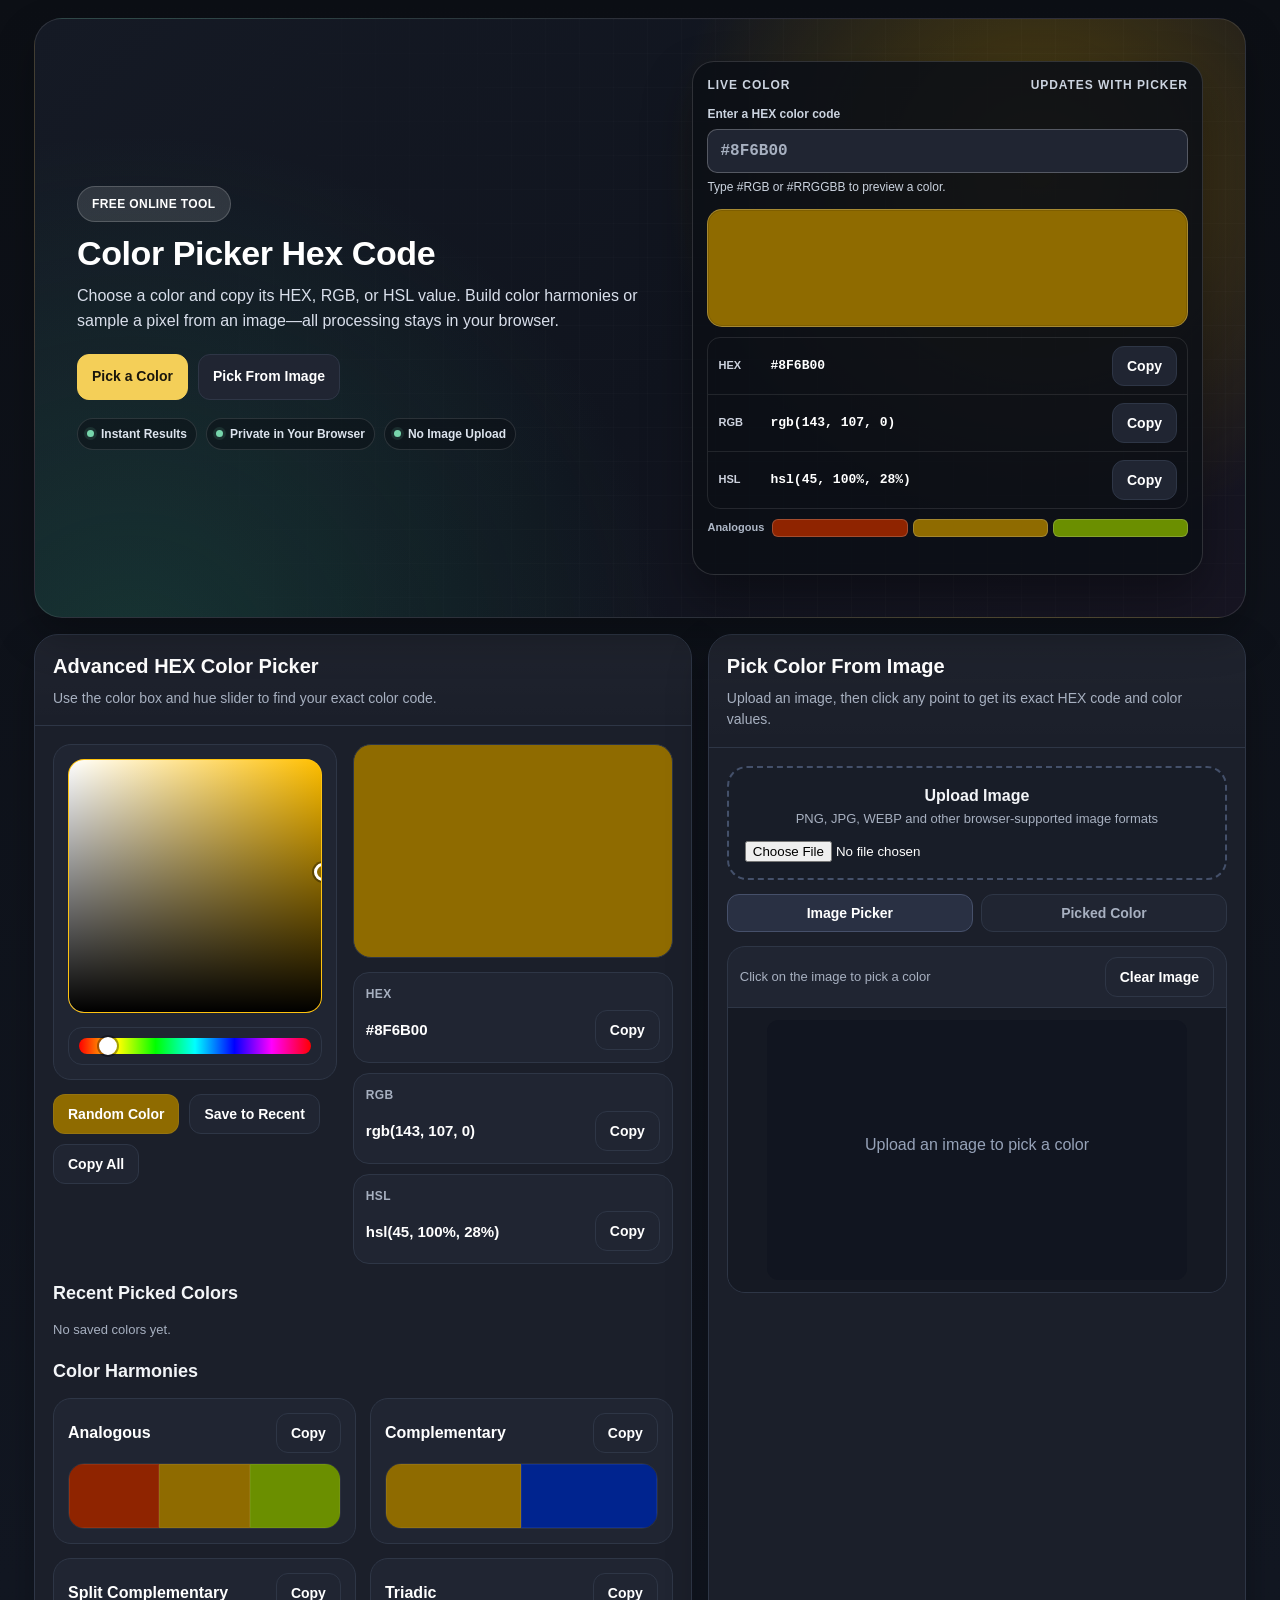
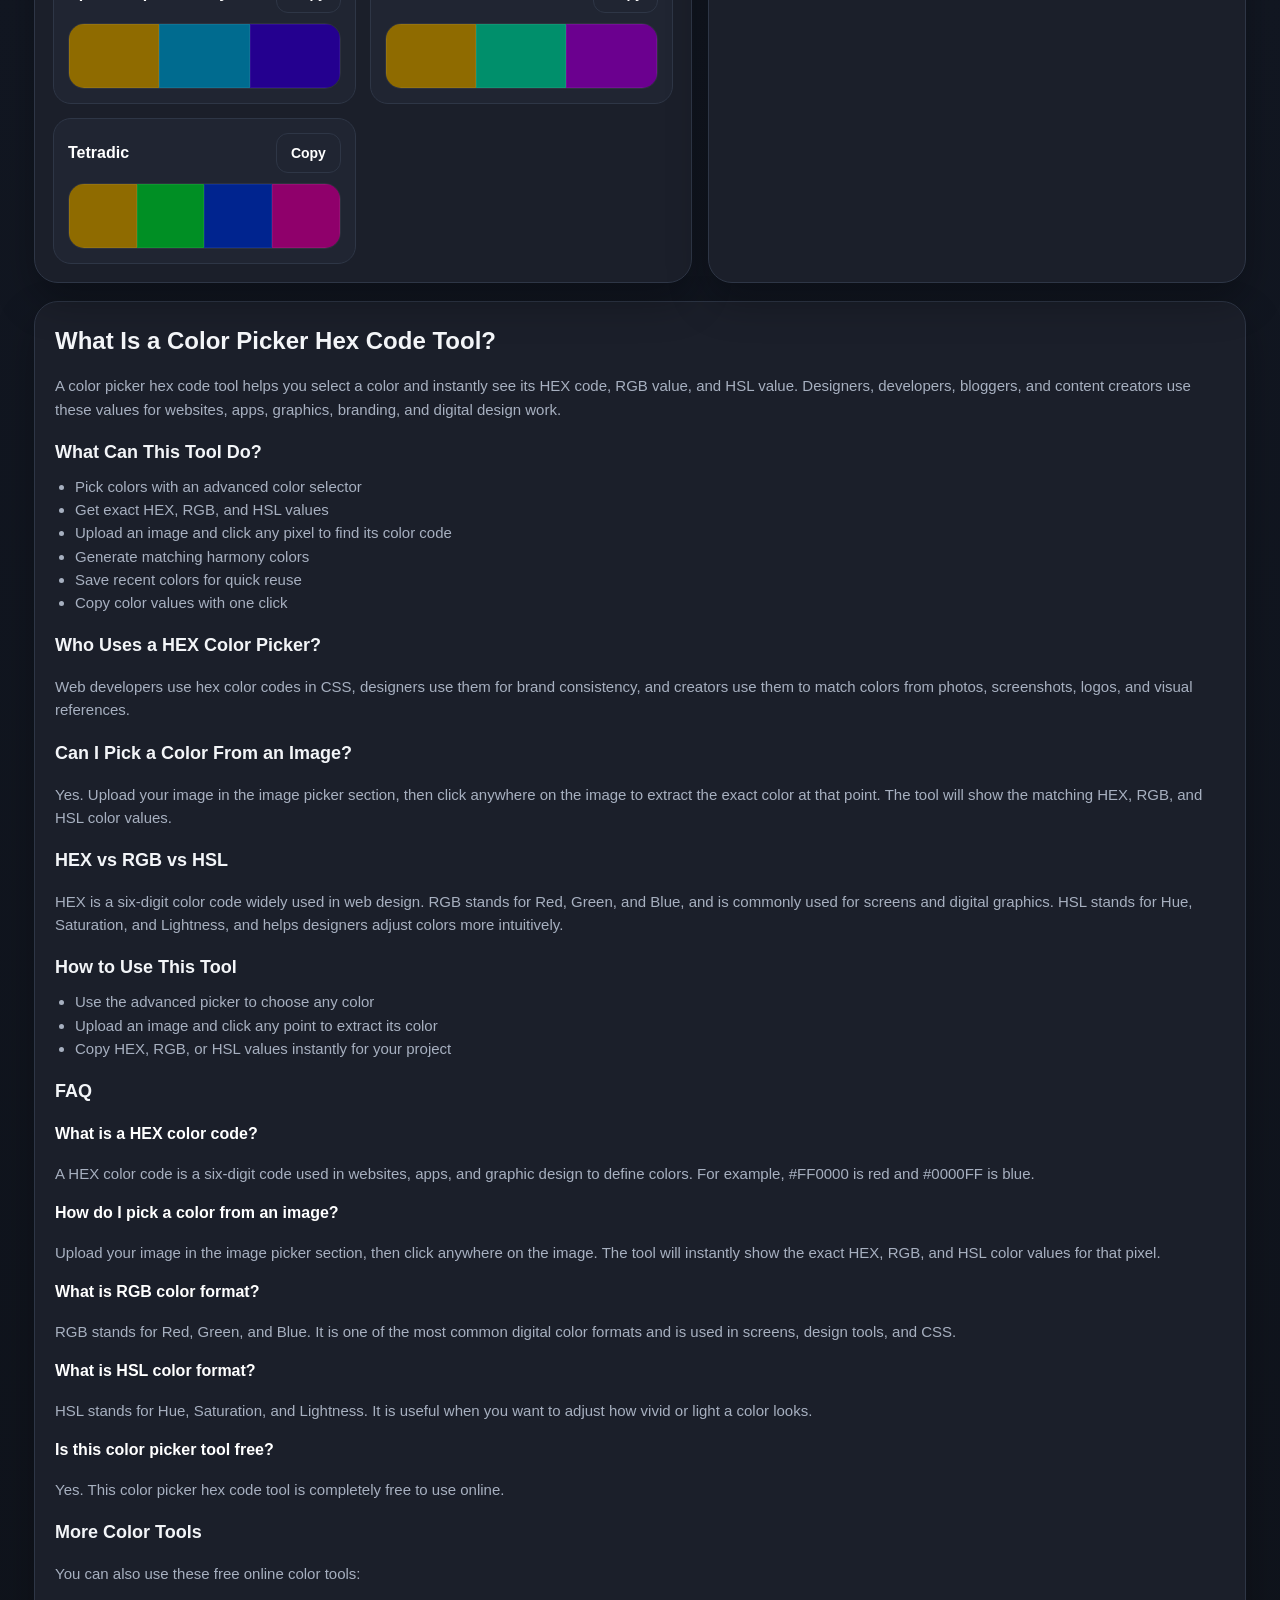
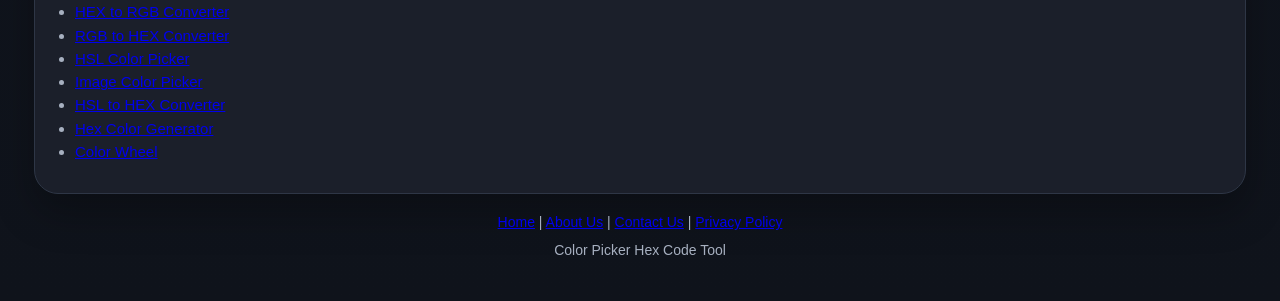
<file: index.html>
<!DOCTYPE html>
<html lang="en">
<head>
  <meta charset="UTF-8" />
  <link rel="icon" href="/favicon.ico" sizes="any">
  <link rel="shortcut icon" href="/favicon.ico">
  <link rel="apple-touch-icon" href="/favicon.ico">
  <!-- Google tag (gtag.js) -->
  <script async src="https://www.googletagmanager.com/gtag/js?id=G-P5N50SHEJW"></script>
  <script>
    window.dataLayer = window.dataLayer || [];
    function gtag(){dataLayer.push(arguments);}
    gtag('js', new Date());
    gtag('config', 'G-P5N50SHEJW');
  </script>
  <meta name="viewport" content="width=device-width, initial-scale=1.0" />

  <title>Color Picker Hex Code – HEX, RGB & HSL Color Tool</title>
  <meta name="description" content="Use an online hex color picker to choose colors, copy HEX, RGB and HSL values, build harmonies, or pick a color from an uploaded image.">
  <meta name="keywords" content="color picker hex code, hex color picker, color picker, image color picker, pick color from image, hex code picker, rgb color picker, hsl color picker" />
  <meta name="robots" content="index, follow" />
  <meta name="theme-color" content="#0f1117" />
  <meta name="twitter:card" content="summary_large_image" />
  <meta name="twitter:title" content="Color Picker Hex Code – Pick HEX, RGB, HSL Color From Picker or Image" />
  <meta name="twitter:description" content="Use a free online color picker hex code tool or upload an image to pick exact HEX, RGB, and HSL colors." />
  <link rel="canonical" href="https://colorpickerhexcode.com/" />

  <meta property="og:title" content="Color Picker Hex Code – Pick HEX, RGB, HSL Color From Picker or Image" />
  <meta property="og:description" content="Use a free online color picker hex code tool or upload an image to pick exact HEX, RGB, and HSL colors." />
  <meta property="og:type" content="website" />
  <meta property="og:url" content="https://colorpickerhexcode.com/" />

  <style>
    :root{
      --bg:#0f1117;
      --bg-2:#171a22;
      --card:#1b1f2a;
      --card-2:#202532;
      --text:#f3f5f8;
      --muted:#a7b0c0;
      --line:#2e3646;
      --accent:#8f6b00;
      --accent-2:#c9a227;
      --green:#134d37;
      --soft:#121620;
      --shadow:0 18px 40px rgba(0,0,0,.28);
      --radius-xl:24px;
      --radius-lg:18px;
      --radius-md:14px;
    }

    *{ box-sizing:border-box; }

    html,body{
      margin:0;
      padding:0;
      font-family:Arial,sans-serif;
      background:linear-gradient(180deg, #0c0f15, #121722 45%, #0f131b);
      color:var(--text);
    }

    body{ line-height:1.55; }

    .container{
      max-width:1240px;
      margin:0 auto;
      padding:18px 14px 34px;
    }

    .hero{
      --hero-color:#8f6b00;
      position:relative;
      isolation:isolate;
      display:grid;
      grid-template-columns:minmax(0,1.05fr) minmax(390px,.95fr);
      gap:clamp(24px,4vw,54px);
      align-items:center;
      overflow:hidden;
      color:#fff;
      border:1px solid rgba(255,255,255,.11);
      border-radius:28px;
      padding:clamp(24px,4vw,42px);
      box-shadow:var(--shadow);
      margin-bottom:16px;
      background:
        radial-gradient(circle at 83% 26%, color-mix(in srgb, var(--hero-color) 52%, transparent), transparent 34%),
        radial-gradient(circle at 8% 110%, rgba(36,132,102,.28), transparent 42%),
        linear-gradient(135deg,#151a25 0%,#10141e 55%,#171522 100%);
    }

    .hero::before{
      content:"";
      position:absolute;
      z-index:-1;
      inset:0;
      opacity:.22;
      background-image:linear-gradient(rgba(255,255,255,.08) 1px,transparent 1px),linear-gradient(90deg,rgba(255,255,255,.08) 1px,transparent 1px);
      background-size:34px 34px;
      mask-image:linear-gradient(90deg,transparent,black 55%);
    }

    .hero-copy{position:relative;z-index:1;}

    .eyebrow{
      display:inline-block;
      padding:8px 14px;
      border-radius:999px;
      background:rgba(255,255,255,.12);
      border:1px solid rgba(255,255,255,.18);
      font-size:12px;
      font-weight:700;
      letter-spacing:.4px;
      text-transform:uppercase;
      margin-bottom:12px;
    }

    h1{
      margin:0;
      font-size:34px;
      line-height:1.12;
      letter-spacing:-.4px;
    }

    .hero-copy > p{
      margin:12px 0 0;
      max-width:620px;
      font-size:16px;
      color:#d9dfeb;
    }

    .hero-actions{display:flex;gap:10px;flex-wrap:wrap;margin-top:20px;}
    .hero-actions .btn{text-decoration:none;display:inline-flex;align-items:center;justify-content:center;}
    .hero-actions .primary{background:#f4cf58;color:#19160c;border-color:#f4cf58;}
    .hero-features{display:flex;gap:9px;flex-wrap:wrap;margin-top:18px;}
    .hero-feature{display:inline-flex;align-items:center;gap:7px;padding:6px 9px;border:1px solid rgba(255,255,255,.12);border-radius:999px;background:rgba(11,14,21,.5);color:#dce3ed;font-size:12px;font-weight:700;}
    .hero-feature::before{content:"";width:7px;height:7px;border-radius:50%;background:#77d6ac;box-shadow:0 0 0 3px rgba(119,214,172,.12);}

    .hero-preview{
      position:relative;
      z-index:1;
      padding:14px;
      border:1px solid rgba(255,255,255,.14);
      border-radius:22px;
      background:rgba(12,15,22,.88);
      box-shadow:0 22px 48px rgba(0,0,0,.35);
    }

    .hero-preview-head{display:flex;justify-content:space-between;align-items:center;gap:12px;margin-bottom:10px;color:#cbd3df;font-size:12px;font-weight:700;text-transform:uppercase;letter-spacing:.08em;}

    .hero-hex-entry{margin:0 0 12px;}
    .hero-hex-entry label{display:block;margin-bottom:6px;color:#cbd3df;font-size:12px;font-weight:700;}
    .hero-hex-entry input{width:100%;min-height:44px;padding:10px 12px;border:1px solid rgba(255,255,255,.24);border-radius:10px;background:#202532;color:#fff;font:700 16px ui-monospace,SFMono-Regular,Consolas,monospace;}
    .hero-hex-entry input::placeholder{color:#a7b0c0;opacity:1;}
    .hero-hex-entry input:focus-visible{outline:3px solid #79c2ff;outline-offset:2px;}
    .hero-hex-entry-hint{min-height:18px;margin:5px 0 0;color:#cbd3df;font-size:12px;}
    .hero-hex-entry-hint.invalid{color:#ffbdad;}

    .top-swatch{
      width:100%;
      height:118px;
      border-radius:15px;
      border:1px solid rgba(255,255,255,.2);
      box-shadow:inset 0 0 0 1px rgba(0,0,0,.12);
      background:#8f6b00;
    }

    .top-values{
      display:grid;
      gap:0;
      margin-top:10px;
      border:1px solid rgba(255,255,255,.1);
      border-radius:13px;
      overflow:hidden;
    }

    .top-item{
      display:grid;
      grid-template-columns:42px minmax(0,1fr) auto;
      gap:10px;
      align-items:center;
      padding:8px 10px;
      border-bottom:1px solid rgba(255,255,255,.09);
    }
    .top-item:last-child{border-bottom:0;}

    .top-label{
      font-size:11px;
      font-weight:700;
      color:#d9deea;
      opacity:.95;
    }

    .top-value{
      font-size:13px;
      font-family:ui-monospace,SFMono-Regular,Consolas,monospace;
      font-weight:800;
      color:#fff;
      word-break:break-word;
    }

    .hero-copy-btn{padding:6px 9px;border-radius:8px;font-size:11px;}
    .hero-harmony{display:flex;align-items:center;gap:8px;margin-top:10px;}
    .hero-harmony-label{color:#aeb7c6;font-size:11px;font-weight:700;}
    .hero-harmony-swatches{display:grid;grid-template-columns:repeat(3,1fr);gap:5px;flex:1;}
    .hero-harmony-swatch{height:18px;border:1px solid rgba(255,255,255,.18);border-radius:6px;}
    .hero-status{min-height:18px;margin:5px 0 0;color:#88dfb8;font-size:12px;font-weight:700;}

    .grid{
      display:grid;
      grid-template-columns:1.1fr .9fr;
      gap:16px;
    }

    .card{
      background:var(--card);
      border:1px solid var(--line);
      border-radius:var(--radius-xl);
      box-shadow:var(--shadow);
      overflow:hidden;
    }
    .card[id]{scroll-margin-top:16px;}

    .card-head{
      padding:16px 18px;
      border-bottom:1px solid var(--line);
      background:linear-gradient(180deg, rgba(255,255,255,.02), rgba(255,255,255,0));
    }

    .card-head h2{
      margin:0;
      font-size:20px;
      color:#fff;
    }

    .card-head p{
      margin:6px 0 0;
      color:var(--muted);
      font-size:14px;
    }

    .card-body{ padding:18px; }

    .btn, .mini-btn, .tab-btn{
      border:none;
      cursor:pointer;
      font-family:inherit;
      transition:.18s ease;
    }

    .btn{
      background:var(--accent);
      color:#fff;
      padding:11px 14px;
      border-radius:12px;
      font-size:14px;
      font-weight:700;
      border:1px solid rgba(255,255,255,.06);
    }

    .btn.secondary{
      background:var(--card-2);
      color:#fff;
      border:1px solid var(--line);
    }

    .btn:hover,
    .mini-btn:hover,
    .tab-btn:hover{
      transform:translateY(-1px);
    }

    .btn:focus-visible,.tab-btn:focus-visible,a:focus-visible{outline:3px solid #79c2ff;outline-offset:3px;}

    .controls{
      display:flex;
      gap:10px;
      flex-wrap:wrap;
      margin-top:14px;
    }

    .picker-grid{
      display:grid;
      grid-template-columns:1fr 320px;
      gap:16px;
      align-items:start;
    }

    .sv-panel{
      background:var(--card-2);
      border:1px solid var(--line);
      border-radius:18px;
      padding:14px;
    }

    .sv-wrap{
      position:relative;
      width:100%;
      aspect-ratio:1/1;
      border-radius:16px;
      overflow:hidden;
      cursor:crosshair;
      border:1px solid rgba(255,255,255,.06);
      background:red;
    }

    .sv-white,
    .sv-black{
      position:absolute;
      inset:0;
    }

    .sv-white{
      background:linear-gradient(to right, #fff, rgba(255,255,255,0));
    }

    .sv-black{
      background:linear-gradient(to top, #000, rgba(0,0,0,0));
    }

    .sv-pointer{
      position:absolute;
      width:18px;
      height:18px;
      border-radius:50%;
      border:3px solid #fff;
      box-shadow:0 0 0 2px rgba(0,0,0,.35);
      transform:translate(-50%, -50%);
      pointer-events:none;
    }

    .hue-wrap{
      margin-top:14px;
      background:var(--card-2);
      border:1px solid var(--line);
      border-radius:14px;
      padding:10px;
    }

    .hue-track{
      position:relative;
      height:16px;
      border-radius:999px;
      cursor:pointer;
      background:linear-gradient(90deg,
        #ff0000 0%,
        #ffff00 17%,
        #00ff00 33%,
        #00ffff 50%,
        #0000ff 67%,
        #ff00ff 83%,
        #ff0000 100%);
    }

    .hue-thumb{
      position:absolute;
      top:50%;
      width:18px;
      height:18px;
      border-radius:50%;
      border:3px solid #fff;
      box-shadow:0 0 0 2px rgba(0,0,0,.35);
      transform:translate(-50%, -50%);
      pointer-events:none;
      background:#fff;
    }

    .picker-side{
      display:grid;
      gap:14px;
    }

    .preview-box{
      min-height:214px;
      border-radius:18px;
      border:1px solid var(--line);
      background:#8f6b00;
    }

    .value-grid{
      display:flex;
      gap:10px;
      flex-wrap:wrap;
    }

    .value-box{
      flex:1 1 190px;
      min-width:190px;
      border:1px solid var(--line);
      border-radius:16px;
      padding:12px;
      background:var(--card-2);
    }

    .label{
      font-size:12px;
      font-weight:700;
      color:var(--muted);
      margin-bottom:6px;
      text-transform:uppercase;
      letter-spacing:.4px;
    }

    .value-row{
      display:flex;
      gap:8px;
      align-items:center;
      justify-content:space-between;
      flex-wrap:wrap;
    }

    .value-text{
      flex:1;
      min-width:0;
      font-size:15px;
      font-weight:800;
      color:#fff;
      word-break:break-word;
    }

    .status{
      margin-top:10px;
      min-height:18px;
      font-size:13px;
      color:var(--muted);
    }

    .recent{
      margin-top:16px;
    }

    .recent h3,
    .harmonies h3{
      margin:0 0 12px;
      font-size:18px;
    }

    .palette{
      display:flex;
      flex-wrap:wrap;
      gap:10px;
    }

    .chip{
      width:62px;
      text-align:center;
    }

    .chip-color{
      width:62px;
      height:62px;
      border-radius:14px;
      border:1px solid var(--line);
      cursor:pointer;
      background:#777;
    }

    .chip-code{
      margin-top:6px;
      font-size:11px;
      font-weight:700;
      color:var(--muted);
      word-break:break-word;
    }

    .tabs{
      display:grid;
      grid-template-columns:repeat(2,1fr);
      gap:8px;
      margin:14px 0;
    }

    .tab-btn{
      padding:10px 12px;
      border-radius:12px;
      border:1px solid var(--line);
      background:var(--card-2);
      color:var(--muted);
      font-weight:700;
      font-size:14px;
    }

    .tab-btn.active{
      background:#293043;
      color:#fff;
      border-color:#46506a;
    }

    .panel{ display:none; }
    .panel.active{ display:block; }

    .upload-box{
      border:2px dashed #44506a;
      border-radius:20px;
      padding:16px;
      background:#181d28;
      text-align:center;
    }

    .upload-box input{
      display:block;
      width:100%;
      margin:12px 0 0;
      color:#fff;
    }

    .hint{
      color:var(--muted);
      font-size:13px;
    }

    .canvas-wrap{
      border:1px solid var(--line);
      border-radius:18px;
      background:var(--card-2);
      overflow:hidden;
    }

    .canvas-toolbar{
      padding:10px 12px;
      border-bottom:1px solid var(--line);
      display:flex;
      justify-content:space-between;
      align-items:center;
      gap:10px;
      flex-wrap:wrap;
    }

    .canvas-stage{
      padding:12px;
      display:flex;
      justify-content:center;
      align-items:center;
      min-height:260px;
      background:#151923;
    }

    canvas{
      max-width:100%;
      height:auto;
      display:block;
      border-radius:12px;
      cursor:crosshair;
      background:#111520;
    }

    .picked-info{
      display:grid;
      grid-template-columns:90px 1fr;
      gap:12px;
      align-items:center;
      margin-top:14px;
      padding:12px;
      border:1px solid var(--line);
      border-radius:16px;
      background:var(--card-2);
    }

    .picked-preview{
      width:90px;
      height:90px;
      border-radius:16px;
      border:1px solid var(--line);
      background:#134d37;
    }

    .harmonies{
      margin-top:18px;
    }

    .harmonies-grid{
      display:grid;
      grid-template-columns:repeat(2,1fr);
      gap:14px;
    }

    .harmony-card{
      background:var(--card-2);
      border:1px solid var(--line);
      border-radius:18px;
      padding:14px;
    }

    .harmony-head{
      display:flex;
      align-items:center;
      justify-content:space-between;
      gap:10px;
      margin-bottom:10px;
    }

    .harmony-title{
      font-size:16px;
      font-weight:800;
      color:#fff;
    }

    .harmony-strip{
      display:flex;
      overflow:hidden;
      border-radius:16px;
      min-height:64px;
      border:1px solid rgba(255,255,255,.06);
    }

    .harmony-color{
      flex:1;
      position:relative;
      cursor:pointer;
      min-height:64px;
    }

    .harmony-color::after{
      content:"";
      position:absolute;
      inset:0;
      box-shadow:inset 0 0 0 1px rgba(255,255,255,.06);
    }

    .info{
      margin-top:18px;
      background:var(--card);
      border:1px solid var(--line);
      border-radius:var(--radius-xl);
      box-shadow:var(--shadow);
      padding:20px;
    }

    .info h2{
      margin:0 0 10px;
      font-size:24px;
    }

    .info h3{
      margin:18px 0 8px;
      font-size:18px;
    }

    .info h4{
      margin:16px 0 8px;
      font-size:16px;
      color:#fff;
    }

    .info p, .info li{
      color:var(--muted);
      font-size:15px;
    }

    .info ul{
      margin:0 0 10px 20px;
      padding:0;
    }

    .footer{
      text-align:center;
      color:var(--muted);
      font-size:14px;
      padding:18px 8px 6px;
    }

    @media (max-width:1020px){
      .hero{grid-template-columns:minmax(0,1fr) minmax(340px,.82fr);gap:22px;}
      .grid{
        grid-template-columns:1fr;
      }
      .picker-grid{
        grid-template-columns:1fr;
      }
      .harmonies-grid{
        grid-template-columns:1fr;
      }
    }

    @media (max-width:760px){
      .container{
        padding:10px 10px 26px;
      }

      .hero{
        grid-template-columns:1fr;
        border-radius:22px;
        padding:20px 16px 18px;
        gap:20px;
      }

      h1{
        font-size:26px;
      }

      .hero-actions .btn{flex:1;min-width:140px;}
      .top-swatch{height:92px;}

      .picker-side{
        gap:10px;
      }

      .preview-box{
        min-height:54px;
        height:54px;
        border-radius:999px;
      }

      .controls #copyAllBtn{
        display:none;
      }

      .picker-side .value-grid{
        display:none;
      }

      .picked-info{
        grid-template-columns:1fr;
      }

      .picked-preview{
        width:100%;
        height:54px;
        border-radius:999px;
      }
    }

    @media (prefers-reduced-motion:reduce){
      *,*::before,*::after{scroll-behavior:auto!important;transition-duration:.01ms!important;animation-duration:.01ms!important;animation-iteration-count:1!important;}
    }
  </style>

  <script type="application/ld+json">
  {
    "@context":"https://schema.org",
    "@type":"WebApplication",
    "name":"Color Picker Hex Code",
    "url":"https://colorpickerhexcode.com/",
    "applicationCategory":"DesignApplication",
    "operatingSystem":"Any",
    "browserRequirements":"Requires JavaScript",
    "description":"An online color picker for selecting HEX, RGB and HSL colors and sampling colors from uploaded images."
  }
  </script>
</head>
<body>
  <div class="container">
    <section class="hero" id="hero">
      <div class="hero-copy">
        <div class="eyebrow">Free Online Tool</div>
        <h1>Color Picker Hex Code</h1>
        <p>Choose a color and copy its HEX, RGB, or HSL value. Build color harmonies or sample a pixel from an image—all processing stays in your browser.</p>
        <div class="hero-actions" aria-label="Start using a color tool">
          <a class="btn primary" href="#advanced-color-picker">Pick a Color</a>
          <a class="btn secondary" href="#image-color-picker">Pick From Image</a>
        </div>
        <div class="hero-features" aria-label="Tool features">
          <span class="hero-feature">Instant Results</span>
          <span class="hero-feature">Private in Your Browser</span>
          <span class="hero-feature">No Image Upload</span>
        </div>
      </div>

      <div class="hero-preview" aria-label="Current selected color">
        <div class="hero-preview-head"><span>Live color</span><span>Updates with picker</span></div>
        <div class="hero-hex-entry">
          <label for="heroHexInput">Enter a HEX color code</label>
          <input id="heroHexInput" type="text" inputmode="text" maxlength="7" placeholder="#8F6B00" autocomplete="off" spellcheck="false" aria-describedby="heroHexHint">
          <p class="hero-hex-entry-hint" id="heroHexHint">Type #RGB or #RRGGBB to preview a color.</p>
        </div>
        <div class="top-swatch" id="topSwatch" role="img" aria-label="Selected color preview"></div>
        <div class="top-values">
          <div class="top-item"><span class="top-label">HEX</span><span class="top-value" id="topHex">#8F6B00</span><button class="btn secondary hero-copy-btn" id="copyTopHexBtn" type="button" aria-label="Copy HEX color value">Copy</button></div>
          <div class="top-item"><span class="top-label">RGB</span><span class="top-value" id="topRgb">rgb(143, 107, 0)</span><button class="btn secondary hero-copy-btn" id="copyTopRgbBtn" type="button" aria-label="Copy RGB color value">Copy</button></div>
          <div class="top-item"><span class="top-label">HSL</span><span class="top-value" id="topHsl">hsl(45, 100%, 28%)</span><button class="btn secondary hero-copy-btn" id="copyTopHslBtn" type="button" aria-label="Copy HSL color value">Copy</button></div>
        </div>
        <div class="hero-harmony"><span class="hero-harmony-label">Analogous</span><div class="hero-harmony-swatches" id="heroHarmonySwatches" aria-label="Related analogous colors"></div></div>
        <p class="hero-status" id="heroStatus" role="status" aria-live="polite"></p>
      </div>
    </section>

    <section class="grid">
      <div class="card" id="advanced-color-picker">
        <div class="card-head">
          <h2>Advanced HEX Color Picker</h2>
          <p>Use the color box and hue slider to find your exact color code.</p>
        </div>

        <div class="card-body">
          <div class="picker-grid">
            <div>
              <div class="sv-panel">
                <div class="sv-wrap" id="svWrap">
                  <div class="sv-white"></div>
                  <div class="sv-black"></div>
                  <div class="sv-pointer" id="svPointer"></div>
                </div>

                <div class="hue-wrap">
                  <div class="hue-track" id="hueTrack">
                    <div class="hue-thumb" id="hueThumb"></div>
                  </div>
                </div>
              </div>

              <div class="controls">
                <button class="btn" id="randomBtn">Random Color</button>
                <button class="btn secondary" id="saveRecentBtn">Save to Recent</button>
                <button class="btn secondary" id="copyAllBtn">Copy All</button>
              </div>

              <div class="status" id="status"></div>
            </div>

            <div class="picker-side">
              <div class="preview-box" id="bigSwatch"></div>

              <div class="value-grid">
                <div class="value-box">
                  <div class="label">HEX</div>
                  <div class="value-row">
                    <div class="value-text" id="hexValue">#8F6B00</div>
                    <button class="btn secondary" id="copyHexBtn">Copy</button>
                  </div>
                </div>

                <div class="value-box">
                  <div class="label">RGB</div>
                  <div class="value-row">
                    <div class="value-text" id="rgbValue">rgb(143, 107, 0)</div>
                    <button class="btn secondary" id="copyRgbBtn">Copy</button>
                  </div>
                </div>

                <div class="value-box">
                  <div class="label">HSL</div>
                  <div class="value-row">
                    <div class="value-text" id="hslValue">hsl(45, 100%, 28%)</div>
                    <button class="btn secondary" id="copyHslBtn">Copy</button>
                  </div>
                </div>
              </div>
            </div>
          </div>

          <div class="recent">
            <h3>Recent Picked Colors</h3>
            <div class="palette" id="recentPalette"></div>
          </div>

          <div class="harmonies">
            <h3>Color Harmonies</h3>
            <div class="harmonies-grid" id="harmoniesGrid"></div>
          </div>
        </div>
      </div>

      <div class="card" id="image-color-picker">
        <div class="card-head">
          <h2>Pick Color From Image</h2>
          <p>Upload an image, then click any point to get its exact HEX code and color values.</p>
        </div>

        <div class="card-body">
          <div class="upload-box">
            <strong>Upload Image</strong>
            <div class="hint">PNG, JPG, WEBP and other browser-supported image formats</div>
            <input type="file" id="imageUpload" accept="image/*" />
          </div>

          <div class="tabs">
            <button class="tab-btn active" data-tab="imageTab">Image Picker</button>
            <button class="tab-btn" data-tab="pickedTab">Picked Color</button>
          </div>

          <div class="panel active" id="imageTab">
            <div class="canvas-wrap">
              <div class="canvas-toolbar">
                <div class="hint">Click on the image to pick a color</div>
                <button class="btn secondary" id="clearImageBtn">Clear Image</button>
              </div>
              <div class="canvas-stage">
                <canvas id="imageCanvas" width="420" height="260"></canvas>
              </div>
            </div>
          </div>

          <div class="panel" id="pickedTab">
            <div class="picked-info">
              <div class="picked-preview" id="pickedPreview"></div>

              <div>
                <div class="value-grid">
                  <div class="value-box">
                    <div class="label">HEX</div>
                    <div class="value-row">
                      <div class="value-text" id="imgHex">#134D37</div>
                      <button class="btn secondary" id="copyImgHexBtn">Copy</button>
                    </div>
                  </div>

                  <div class="value-box">
                    <div class="label">RGB</div>
                    <div class="value-row">
                      <div class="value-text" id="imgRgb">rgb(19, 77, 55)</div>
                      <button class="btn secondary" id="copyImgRgbBtn">Copy</button>
                    </div>
                  </div>

                  <div class="value-box">
                    <div class="label">HSL</div>
                    <div class="value-row">
                      <div class="value-text" id="imgHsl">hsl(157, 60%, 19%)</div>
                      <button class="btn secondary" id="copyImgHslBtn">Copy</button>
                    </div>
                  </div>
                </div>

                <div class="controls">
                  <button class="btn" id="usePickedBtn">Use This Color Above</button>
                  <button class="btn secondary" id="savePickedBtn">Save Picked Color</button>
                </div>
              </div>
            </div>
          </div>

          <div class="status" id="imageStatus"></div>
        </div>
      </div>
    </section>

    <section class="info">
      <h2>What Is a Color Picker Hex Code Tool?</h2>
      <p>
        A color picker hex code tool helps you select a color and instantly see its HEX code, RGB value, and HSL value. Designers, developers, bloggers, and content creators use these values for websites, apps, graphics, branding, and digital design work.
      </p>

      <h3>What Can This Tool Do?</h3>
      <ul>
        <li>Pick colors with an advanced color selector</li>
        <li>Get exact HEX, RGB, and HSL values</li>
        <li>Upload an image and click any pixel to find its color code</li>
        <li>Generate matching harmony colors</li>
        <li>Save recent colors for quick reuse</li>
        <li>Copy color values with one click</li>
      </ul>

      <h3>Who Uses a HEX Color Picker?</h3>
      <p>
        Web developers use hex color codes in CSS, designers use them for brand consistency, and creators use them to match colors from photos, screenshots, logos, and visual references.
      </p>

      <h3>Can I Pick a Color From an Image?</h3>
      <p>
        Yes. Upload your image in the image picker section, then click anywhere on the image to extract the exact color at that point. The tool will show the matching HEX, RGB, and HSL color values.
      </p>

      <h3>HEX vs RGB vs HSL</h3>
      <p>
        HEX is a six-digit color code widely used in web design. RGB stands for Red, Green, and Blue, and is commonly used for screens and digital graphics. HSL stands for Hue, Saturation, and Lightness, and helps designers adjust colors more intuitively.
      </p>

      <h3>How to Use This Tool</h3>
      <ul>
        <li>Use the advanced picker to choose any color</li>
        <li>Upload an image and click any point to extract its color</li>
        <li>Copy HEX, RGB, or HSL values instantly for your project</li>
      </ul>

      <h3>FAQ</h3>

      <h4>What is a HEX color code?</h4>
      <p>
        A HEX color code is a six-digit code used in websites, apps, and graphic design to define colors. For example, #FF0000 is red and #0000FF is blue.
      </p>

      <h4>How do I pick a color from an image?</h4>
      <p>
        Upload your image in the image picker section, then click anywhere on the image. The tool will instantly show the exact HEX, RGB, and HSL color values for that pixel.
      </p>

      <h4>What is RGB color format?</h4>
      <p>
        RGB stands for Red, Green, and Blue. It is one of the most common digital color formats and is used in screens, design tools, and CSS.
      </p>

      <h4>What is HSL color format?</h4>
      <p>
        HSL stands for Hue, Saturation, and Lightness. It is useful when you want to adjust how vivid or light a color looks.
      </p>

      <h4>Is this color picker tool free?</h4>
      <p>
        Yes. This color picker hex code tool is completely free to use online.
      </p>
      <h3>More Color Tools</h3>

      <p>
      You can also use these free online color tools:
      </p>

      <ul>
        <li><a href="/hex-to-rgb.html">HEX to RGB Converter</a></li>
        <li><a href="/rgb-to-hex.html">RGB to HEX Converter</a></li>
        <li><a href="/hsl-color-picker.html">HSL Color Picker</a></li>
        <li><a href="/image-color-picker.html">Image Color Picker</a></li>
        <li><a href="/hsl-to-hex.html">HSL to HEX Converter</a></li>
        <li><a href="/hex-color-generator.html">Hex Color Generator</a></li>
        <li><a href="/color-wheel.html">Color Wheel</a></li>
      </ul>
    </section>

    <div class="footer">
      <div>
        <a href="/">Home</a> |
        <a href="/about.html">About Us</a> |
        <a href="/contact.html">Contact Us</a> |
        <a href="/privacy-policy.html">Privacy Policy</a>
      </div>

      <div style="margin-top:6px;">
        Color Picker Hex Code Tool
      </div>
    </div>

  <script>
    const bigSwatch = document.getElementById('bigSwatch');
    const topSwatch = document.getElementById('topSwatch');

    const hexValue = document.getElementById('hexValue');
    const rgbValue = document.getElementById('rgbValue');
    const hslValue = document.getElementById('hslValue');

    const heroHexInput = document.getElementById('heroHexInput');
    const heroHexHint = document.getElementById('heroHexHint');
    const topHex = document.getElementById('topHex');
    const topRgb = document.getElementById('topRgb');
    const topHsl = document.getElementById('topHsl');
    const hero = document.getElementById('hero');
    const heroHarmonySwatches = document.getElementById('heroHarmonySwatches');
    const heroStatus = document.getElementById('heroStatus');

    const status = document.getElementById('status');
    const imageStatus = document.getElementById('imageStatus');

    const randomBtn = document.getElementById('randomBtn');
    const saveRecentBtn = document.getElementById('saveRecentBtn');
    const copyAllBtn = document.getElementById('copyAllBtn');

    const copyHexBtn = document.getElementById('copyHexBtn');
    const copyRgbBtn = document.getElementById('copyRgbBtn');
    const copyHslBtn = document.getElementById('copyHslBtn');

    const copyTopHexBtn = document.getElementById('copyTopHexBtn');
    const copyTopRgbBtn = document.getElementById('copyTopRgbBtn');
    const copyTopHslBtn = document.getElementById('copyTopHslBtn');

    const recentPalette = document.getElementById('recentPalette');
    const harmoniesGrid = document.getElementById('harmoniesGrid');

    const svWrap = document.getElementById('svWrap');
    const svPointer = document.getElementById('svPointer');
    const hueTrack = document.getElementById('hueTrack');
    const hueThumb = document.getElementById('hueThumb');

    const imageUpload = document.getElementById('imageUpload');
    const clearImageBtn = document.getElementById('clearImageBtn');
    const imageCanvas = document.getElementById('imageCanvas');
    const ctx = imageCanvas.getContext('2d', { willReadFrequently: true });

    const imgHex = document.getElementById('imgHex');
    const imgRgb = document.getElementById('imgRgb');
    const imgHsl = document.getElementById('imgHsl');
    const pickedPreview = document.getElementById('pickedPreview');
    const usePickedBtn = document.getElementById('usePickedBtn');
    const savePickedBtn = document.getElementById('savePickedBtn');
    const copyImgHexBtn = document.getElementById('copyImgHexBtn');
    const copyImgRgbBtn = document.getElementById('copyImgRgbBtn');
    const copyImgHslBtn = document.getElementById('copyImgHslBtn');

    const tabButtons = document.querySelectorAll('.tab-btn');
    const panels = document.querySelectorAll('.panel');

    const STORAGE_KEY = 'color_picker_hex_recent_v2';

    let currentHue = 45;
    let currentSat = 100;
    let currentVal = 56;

    let lastPickedFromImage = '#134D37';
    let drawn = false;

    function setStatus(text, target = status) {
      target.textContent = text;
      clearTimeout(target._timer);
      target._timer = setTimeout(() => target.textContent = '', 1800);
    }

    function clamp(v, min, max) {
      return Math.min(max, Math.max(min, v));
    }

    function componentToHex(c) {
      const hex = c.toString(16).toUpperCase();
      return hex.length === 1 ? '0' + hex : hex;
    }

    function rgbToHex(r, g, b) {
      return '#' + componentToHex(r) + componentToHex(g) + componentToHex(b);
    }

    function hexToRgb(hex) {
      let clean = hex.replace('#', '').trim();
      if (clean.length === 3) {
        clean = clean.split('').map(ch => ch + ch).join('');
      }
      const num = parseInt(clean, 16);
      return {
        r: (num >> 16) & 255,
        g: (num >> 8) & 255,
        b: num & 255
      };
    }

    function rgbToHsl(r, g, b) {
      r /= 255;
      g /= 255;
      b /= 255;

      const max = Math.max(r, g, b);
      const min = Math.min(r, g, b);
      let h, s, l = (max + min) / 2;

      if (max === min) {
        h = s = 0;
      } else {
        const d = max - min;
        s = l > 0.5 ? d / (2 - max - min) : d / (max + min);

        switch (max) {
          case r:
            h = (g - b) / d + (g < b ? 6 : 0);
            break;
          case g:
            h = (b - r) / d + 2;
            break;
          default:
            h = (r - g) / d + 4;
        }

        h /= 6;
      }

      return {
        h: Math.round(h * 360),
        s: Math.round(s * 100),
        l: Math.round(l * 100)
      };
    }

    function hslToRgb(h, s, l) {
      s /= 100;
      l /= 100;

      const c = (1 - Math.abs(2 * l - 1)) * s;
      const x = c * (1 - Math.abs((h / 60) % 2 - 1));
      const m = l - c / 2;
      let r = 0, g = 0, b = 0;

      if (0 <= h && h < 60) { r = c; g = x; b = 0; }
      else if (60 <= h && h < 120) { r = x; g = c; b = 0; }
      else if (120 <= h && h < 180) { r = 0; g = c; b = x; }
      else if (180 <= h && h < 240) { r = 0; g = x; b = c; }
      else if (240 <= h && h < 300) { r = x; g = 0; b = c; }
      else { r = c; g = 0; b = x; }

      return {
        r: Math.round((r + m) * 255),
        g: Math.round((g + m) * 255),
        b: Math.round((b + m) * 255)
      };
    }

    function hsvToRgb(h, s, v) {
      s /= 100;
      v /= 100;

      let c = v * s;
      let x = c * (1 - Math.abs((h / 60) % 2 - 1));
      let m = v - c;
      let r = 0, g = 0, b = 0;

      if (0 <= h && h < 60) { r = c; g = x; b = 0; }
      else if (60 <= h && h < 120) { r = x; g = c; b = 0; }
      else if (120 <= h && h < 180) { r = 0; g = c; b = x; }
      else if (180 <= h && h < 240) { r = 0; g = x; b = c; }
      else if (240 <= h && h < 300) { r = x; g = 0; b = c; }
      else { r = c; g = 0; b = x; }

      return {
        r: Math.round((r + m) * 255),
        g: Math.round((g + m) * 255),
        b: Math.round((b + m) * 255)
      };
    }

    function rgbToHsv(r, g, b) {
      r /= 255;
      g /= 255;
      b /= 255;

      const max = Math.max(r, g, b), min = Math.min(r, g, b);
      const d = max - min;
      let h = 0;
      const s = max === 0 ? 0 : d / max;
      const v = max;

      if (d !== 0) {
        switch (max) {
          case r:
            h = ((g - b) / d + (g < b ? 6 : 0)) * 60;
            break;
          case g:
            h = ((b - r) / d + 2) * 60;
            break;
          default:
            h = ((r - g) / d + 4) * 60;
        }
      }

      return {
        h,
        s: s * 100,
        v: v * 100
      };
    }

    function setMainColorFromHSV(h, s, v) {
      currentHue = ((h % 360) + 360) % 360;
      currentSat = clamp(s, 0, 100);
      currentVal = clamp(v, 0, 100);

      const rgb = hsvToRgb(currentHue, currentSat, currentVal);
      const hex = rgbToHex(rgb.r, rgb.g, rgb.b);
      const hsl = rgbToHsl(rgb.r, rgb.g, rgb.b);

      svWrap.style.background = `hsl(${currentHue}, 100%, 50%)`;
      bigSwatch.style.background = hex;
      topSwatch.style.background = hex;
      topSwatch.setAttribute('aria-label', `Selected color preview: ${hex}`);
      hero.style.setProperty('--hero-color', hex);

      hexValue.textContent = hex;
      rgbValue.textContent = `rgb(${rgb.r}, ${rgb.g}, ${rgb.b})`;
      hslValue.textContent = `hsl(${hsl.h}, ${hsl.s}%, ${hsl.l}%)`;

      if (document.activeElement !== heroHexInput) heroHexInput.value = '';
      topHex.textContent = hex;
      topRgb.textContent = `rgb(${rgb.r}, ${rgb.g}, ${rgb.b})`;
      topHsl.textContent = `hsl(${hsl.h}, ${hsl.s}%, ${hsl.l}%)`;

      const heroHarmony = makeHarmonyColors(hex).analogous;
      heroHarmonySwatches.innerHTML = heroHarmony.map(color =>
        `<span class="hero-harmony-swatch" style="background:${color}" title="${color}"></span>`
      ).join('');

      positionPointers();
      renderHarmonies(hex);
    }

    function setMainColorFromHex(hex) {
      const rgb = hexToRgb(hex);
      const hsv = rgbToHsv(rgb.r, rgb.g, rgb.b);
      setMainColorFromHSV(hsv.h, hsv.s, hsv.v);
    }

    function setImagePickedColor(hex) {
      const rgb = hexToRgb(hex);
      const hsl = rgbToHsl(rgb.r, rgb.g, rgb.b);

      lastPickedFromImage = hex.toUpperCase();
      pickedPreview.style.background = hex;
      imgHex.textContent = hex.toUpperCase();
      imgRgb.textContent = `rgb(${rgb.r}, ${rgb.g}, ${rgb.b})`;
      imgHsl.textContent = `hsl(${hsl.h}, ${hsl.s}%, ${hsl.l}%)`;
    }

    function positionPointers() {
      const svRect = svWrap.getBoundingClientRect();
      const x = (currentSat / 100) * svRect.width;
      const y = ((100 - currentVal) / 100) * svRect.height;
      svPointer.style.left = `${x}px`;
      svPointer.style.top = `${y}px`;

      const hueRect = hueTrack.getBoundingClientRect();
      const hx = (currentHue / 360) * hueRect.width;
      hueThumb.style.left = `${hx}px`;
      hueThumb.style.top = '50%';
    }

    function getCurrentHex() {
      return hexValue.textContent;
    }

    function getCurrentRgb() {
      return rgbValue.textContent;
    }

    function getCurrentHsl() {
      return hslValue.textContent;
    }

    function getRecentColors() {
      try {
        return JSON.parse(localStorage.getItem(STORAGE_KEY)) || [];
      } catch {
        return [];
      }
    }

    function saveRecentColors(colors) {
      localStorage.setItem(STORAGE_KEY, JSON.stringify(colors));
    }

    function addRecentColor(hex) {
      let colors = getRecentColors();
      hex = hex.toUpperCase();
      colors = [hex, ...colors.filter(c => c !== hex)].slice(0, 12);
      saveRecentColors(colors);
      renderRecentColors();
    }

    function renderRecentColors() {
      const colors = getRecentColors();
      if (!colors.length) {
        recentPalette.innerHTML = '<div class="hint">No saved colors yet.</div>';
        return;
      }

      recentPalette.innerHTML = colors.map(color => `
        <div class="chip">
          <div class="chip-color" data-color="${color}" style="background:${color};"></div>
          <div class="chip-code">${color}</div>
        </div>
      `).join('');

      recentPalette.querySelectorAll('.chip-color').forEach(el => {
        el.addEventListener('click', () => {
          const color = el.getAttribute('data-color');
          setMainColorFromHex(color);
          setStatus('Recent color loaded.');
        });
      });
    }

    function randomHex() {
      const r = Math.floor(Math.random() * 256);
      const g = Math.floor(Math.random() * 256);
      const b = Math.floor(Math.random() * 256);
      return rgbToHex(r, g, b);
    }

    function copyText(text, target = status) {
      navigator.clipboard.writeText(text).then(() => {
        setStatus('Copied.', target);
      }).catch(() => {
        setStatus('Copy failed.', target);
      });
    }

    function switchTab(tabId) {
      tabButtons.forEach(btn => {
        btn.classList.toggle('active', btn.dataset.tab === tabId);
      });

      panels.forEach(panel => {
        panel.classList.toggle('active', panel.id === tabId);
      });
    }

    function clearCanvas() {
      ctx.clearRect(0, 0, imageCanvas.width, imageCanvas.height);
      ctx.fillStyle = '#111520';
      ctx.fillRect(0, 0, imageCanvas.width, imageCanvas.height);
      ctx.fillStyle = '#96a2b8';
      ctx.font = '16px Arial';
      ctx.textAlign = 'center';
      ctx.fillText('Upload an image to pick a color', imageCanvas.width / 2, imageCanvas.height / 2);
      drawn = false;
    }

    function drawImageToCanvas(img) {
      const maxW = 800;
      const maxH = 500;
      let w = img.width;
      let h = img.height;

      const ratio = Math.min(maxW / w, maxH / h, 1);
      w = Math.round(w * ratio);
      h = Math.round(h * ratio);

      imageCanvas.width = w;
      imageCanvas.height = h;

      ctx.clearRect(0, 0, w, h);
      ctx.drawImage(img, 0, 0, w, h);
      drawn = true;
    }

    function setupSVInteraction() {
      let dragging = false;

      const handle = (e) => {
        const rect = svWrap.getBoundingClientRect();
        const clientX = e.touches ? e.touches[0].clientX : e.clientX;
        const clientY = e.touches ? e.touches[0].clientY : e.clientY;

        const x = clamp(clientX - rect.left, 0, rect.width);
        const y = clamp(clientY - rect.top, 0, rect.height);

        const sat = (x / rect.width) * 100;
        const val = 100 - (y / rect.height) * 100;
        setMainColorFromHSV(currentHue, sat, val);
      };

      svWrap.addEventListener('mousedown', (e) => {
        dragging = true;
        handle(e);
      });

      window.addEventListener('mousemove', (e) => {
        if (dragging) handle(e);
      });

      window.addEventListener('mouseup', () => dragging = false);

      svWrap.addEventListener('touchstart', (e) => {
        dragging = true;
        handle(e);
      }, { passive: true });

      window.addEventListener('touchmove', (e) => {
        if (dragging) handle(e);
      }, { passive: true });

      window.addEventListener('touchend', () => dragging = false);
    }

    function setupHueInteraction() {
      let dragging = false;

      const handle = (e) => {
        const rect = hueTrack.getBoundingClientRect();
        const clientX = e.touches ? e.touches[0].clientX : e.clientX;
        const x = clamp(clientX - rect.left, 0, rect.width);
        const hue = (x / rect.width) * 360;
        setMainColorFromHSV(hue, currentSat, currentVal);
      };

      hueTrack.addEventListener('mousedown', (e) => {
        dragging = true;
        handle(e);
      });

      window.addEventListener('mousemove', (e) => {
        if (dragging) handle(e);
      });

      window.addEventListener('mouseup', () => dragging = false);

      hueTrack.addEventListener('touchstart', (e) => {
        dragging = true;
        handle(e);
      }, { passive: true });

      window.addEventListener('touchmove', (e) => {
        if (dragging) handle(e);
      }, { passive: true });

      window.addEventListener('touchend', () => dragging = false);
    }

    function makeHarmonyColors(baseHex) {
      const rgb = hexToRgb(baseHex);
      const baseHsl = rgbToHsl(rgb.r, rgb.g, rgb.b);

      const mk = (delta, s = baseHsl.s, l = baseHsl.l) => {
        const h = (baseHsl.h + delta + 360) % 360;
        const rgb2 = hslToRgb(h, s, l);
        return rgbToHex(rgb2.r, rgb2.g, rgb2.b);
      };

      return {
        analogous: [mk(-30), baseHex, mk(30)],
        complementary: [baseHex, mk(180)],
        splitComplementary: [baseHex, mk(150), mk(210)],
        triadic: [baseHex, mk(120), mk(240)],
        tetradic: [baseHex, mk(90), mk(180), mk(270)]
      };
    }

    function renderHarmonyCard(title, colors) {
      return `
        <div class="harmony-card">
          <div class="harmony-head">
            <div class="harmony-title">${title}</div>
            <button class="btn secondary harmony-copy-btn" data-colors="${colors.join(', ')}">Copy</button>
          </div>
          <div class="harmony-strip">
            ${colors.map(color => `<div class="harmony-color" data-color="${color}" style="background:${color}"></div>`).join('')}
          </div>
        </div>
      `;
    }

    function renderHarmonies(baseHex) {
      const harmonies = makeHarmonyColors(baseHex);

      harmoniesGrid.innerHTML = [
        renderHarmonyCard('Analogous', harmonies.analogous),
        renderHarmonyCard('Complementary', harmonies.complementary),
        renderHarmonyCard('Split Complementary', harmonies.splitComplementary),
        renderHarmonyCard('Triadic', harmonies.triadic),
        renderHarmonyCard('Tetradic', harmonies.tetradic)
      ].join('');

      harmoniesGrid.querySelectorAll('.harmony-color').forEach(el => {
        el.addEventListener('click', () => {
          const color = el.getAttribute('data-color');
          setMainColorFromHex(color);
          setStatus('Harmony color loaded.');
        });
      });

      harmoniesGrid.querySelectorAll('.harmony-copy-btn').forEach(btn => {
        btn.addEventListener('click', () => {
          copyText(btn.getAttribute('data-colors'));
        });
      });
    }

    randomBtn.addEventListener('click', () => {
      setMainColorFromHex(randomHex());
      setStatus('Random color generated.');
    });

    saveRecentBtn.addEventListener('click', () => {
      addRecentColor(getCurrentHex());
      setStatus('Color saved.');
    });

    copyAllBtn.addEventListener('click', () => {
      copyText(`${getCurrentHex()}\n${getCurrentRgb()}\n${getCurrentHsl()}`);
    });

    copyHexBtn.addEventListener('click', () => copyText(getCurrentHex()));
    copyRgbBtn.addEventListener('click', () => copyText(getCurrentRgb()));
    copyHslBtn.addEventListener('click', () => copyText(getCurrentHsl()));

    function applyTypedHex(showError = false) {
      const value = heroHexInput.value.trim();
      if (/^#?(?:[0-9a-f]{3}|[0-9a-f]{6})$/i.test(value)) {
        setMainColorFromHex(value.startsWith('#') ? value : '#' + value);
        heroHexHint.textContent = 'Color preview updated.';
        heroHexHint.classList.remove('invalid');
      } else {
        heroHexHint.textContent = showError && value ? 'Enter a valid #RGB or #RRGGBB code.' : 'Type #RGB or #RRGGBB to preview a color.';
        heroHexHint.classList.toggle('invalid', Boolean(showError && value));
      }
    }
    heroHexInput.addEventListener('input', () => applyTypedHex());
    heroHexInput.addEventListener('blur', () => applyTypedHex(true));
    heroHexInput.addEventListener('keydown', event => {
      if (event.key === 'Enter') { event.preventDefault(); applyTypedHex(true); }
    });

    copyTopHexBtn.addEventListener('click', () => copyText(topHex.textContent, heroStatus));
    copyTopRgbBtn.addEventListener('click', () => copyText(topRgb.textContent, heroStatus));
    copyTopHslBtn.addEventListener('click', () => copyText(topHsl.textContent, heroStatus));

    imageUpload.addEventListener('change', e => {
      const file = e.target.files[0];
      if (!file) return;

      const reader = new FileReader();
      reader.onload = function(event) {
        const img = new Image();
        img.onload = function() {
          drawImageToCanvas(img);
          setStatus('Image loaded. Click anywhere to pick a color.', imageStatus);
        };
        img.src = event.target.result;
      };
      reader.readAsDataURL(file);
    });

    imageCanvas.addEventListener('click', e => {
      if (!drawn) {
        setStatus('Upload an image first.', imageStatus);
        return;
      }

      const rect = imageCanvas.getBoundingClientRect();
      const scaleX = imageCanvas.width / rect.width;
      const scaleY = imageCanvas.height / rect.height;
      const x = Math.floor((e.clientX - rect.left) * scaleX);
      const y = Math.floor((e.clientY - rect.top) * scaleY);

      const pixel = ctx.getImageData(x, y, 1, 1).data;
      const hex = rgbToHex(pixel[0], pixel[1], pixel[2]);

      setImagePickedColor(hex);
      switchTab('pickedTab');
      setStatus('Color picked from image.', imageStatus);
    });

    clearImageBtn.addEventListener('click', () => {
      imageUpload.value = '';
      clearCanvas();
      setStatus('Image cleared.', imageStatus);
    });

    usePickedBtn.addEventListener('click', () => {
      setMainColorFromHex(lastPickedFromImage);
      setStatus('Picked color applied above.');
    });

    savePickedBtn.addEventListener('click', () => {
      addRecentColor(lastPickedFromImage);
      setStatus('Picked color saved.', imageStatus);
    });

    copyImgHexBtn.addEventListener('click', () => copyText(imgHex.textContent, imageStatus));
    copyImgRgbBtn.addEventListener('click', () => copyText(imgRgb.textContent, imageStatus));
    copyImgHslBtn.addEventListener('click', () => copyText(imgHsl.textContent, imageStatus));

    tabButtons.forEach(btn => {
      btn.addEventListener('click', () => switchTab(btn.dataset.tab));
    });

    window.addEventListener('resize', positionPointers);

    setupSVInteraction();
    setupHueInteraction();
    setMainColorFromHex('#8F6B00');
    setImagePickedColor('#134D37');
    clearCanvas();
    renderRecentColors();
  </script>
</body>
</html>
</file>
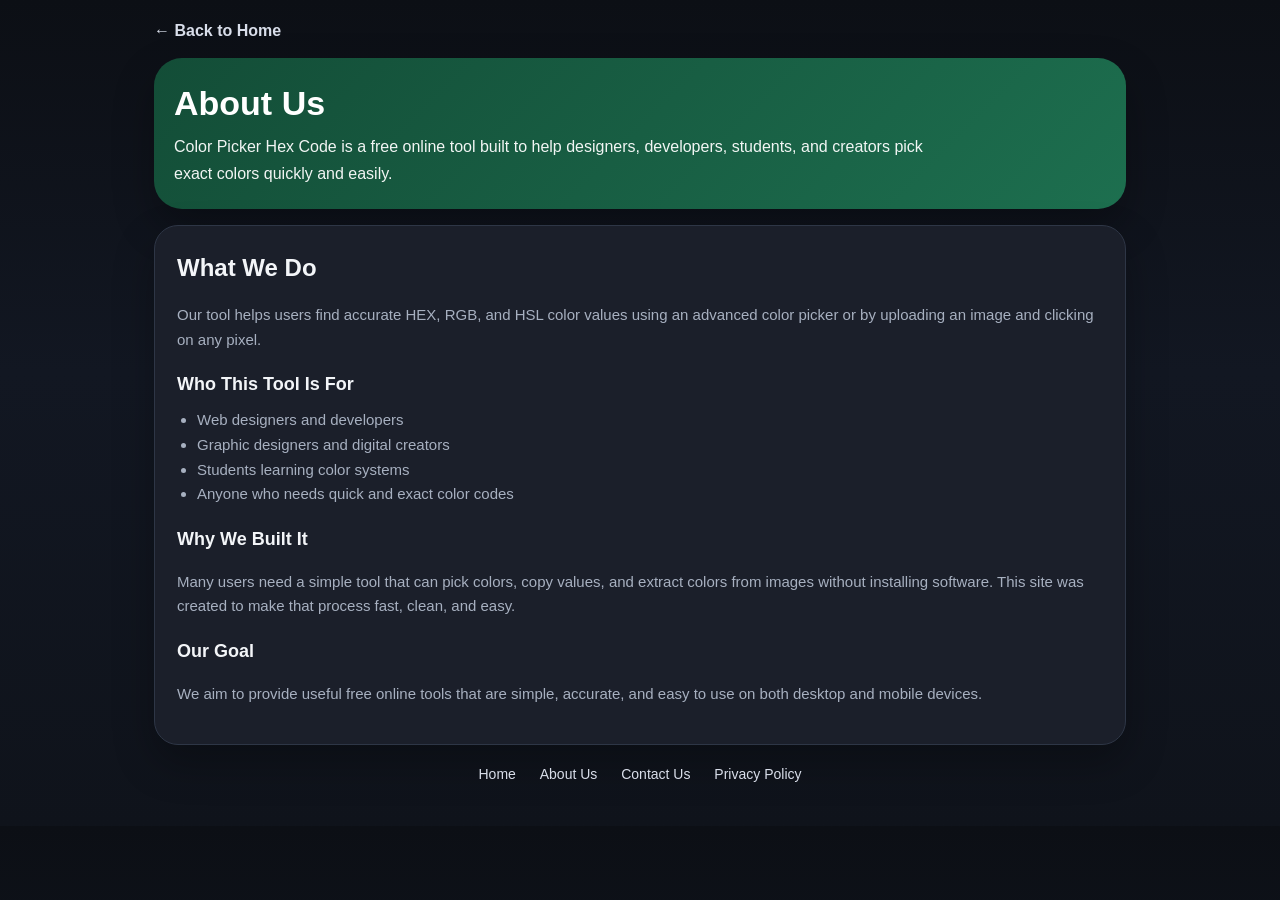
<file: about.html>
<!DOCTYPE html>
<html lang="en">
<head>
  <meta charset="UTF-8" />
  <!-- Google tag (gtag.js) -->
  <script async src="https://www.googletagmanager.com/gtag/js?id=G-P5N50SHEJW"></script>
  <script>
    window.dataLayer = window.dataLayer || [];
    function gtag(){dataLayer.push(arguments);}
    gtag('js', new Date());
    gtag('config', 'G-P5N50SHEJW');
  </script>
  <meta name="viewport" content="width=device-width, initial-scale=1.0" />

  <title>About Us – Color Picker Hex Code</title>
  <meta name="description" content="Learn about Color Picker Hex Code, a free online tool for picking HEX, RGB, and HSL colors and extracting colors from images." />
  <meta name="robots" content="index, follow" />
  <link rel="canonical" href="https://colorpickerhexcode.com/about.html" />

  <meta property="og:title" content="About Us – Color Picker Hex Code" />
  <meta property="og:description" content="Learn about the free Color Picker Hex Code tool and how it helps users find exact colors online." />
  <meta property="og:type" content="website" />
  <meta property="og:url" content="https://colorpickerhexcode.com/about.html" />

  <meta name="twitter:card" content="summary_large_image" />
  <meta name="twitter:title" content="About Us – Color Picker Hex Code" />
  <meta name="twitter:description" content="Learn about the free Color Picker Hex Code tool and how it helps users find exact colors online." />
  <meta name="theme-color" content="#0f1117" />

  <style>
    :root{
      --bg:#0f1117;
      --card:#1b1f2a;
      --line:#2e3646;
      --text:#f3f5f8;
      --muted:#a7b0c0;
      --shadow:0 18px 40px rgba(0,0,0,.28);
      --radius-xl:24px;
    }

    *{box-sizing:border-box}

    body{
      margin:0;
      font-family:Arial,sans-serif;
      background:linear-gradient(180deg, #0c0f15, #121722 45%, #0f131b);
      color:var(--text);
      line-height:1.65;
    }

    .container{
      max-width:1000px;
      margin:0 auto;
      padding:18px 14px 34px;
    }

    .hero{
      background:linear-gradient(135deg, #134d37, #1d6f4f);
      color:#fff;
      border-radius:28px;
      padding:26px 20px 22px;
      box-shadow:var(--shadow);
      margin-bottom:16px;
    }

    .hero h1{
      margin:0;
      font-size:34px;
      line-height:1.12;
    }

    .hero p{
      margin:12px 0 0;
      max-width:780px;
      font-size:16px;
      color:rgba(255,255,255,.94);
    }

    .card{
      background:var(--card);
      border:1px solid var(--line);
      border-radius:var(--radius-xl);
      box-shadow:var(--shadow);
      padding:22px;
    }

    h2{
      margin:0 0 10px;
      font-size:24px;
    }

    h3{
      margin:18px 0 8px;
      font-size:18px;
    }

    p, li{
      color:var(--muted);
      font-size:15px;
    }

    ul{
      margin:0 0 10px 20px;
      padding:0;
    }

    .top-link{
      display:inline-block;
      margin-bottom:14px;
      color:#d9deea;
      text-decoration:none;
      font-weight:700;
    }

    .footer{
      text-align:center;
      color:var(--muted);
      font-size:14px;
      padding:18px 8px 6px;
    }

    .footer a{
      color:#d9deea;
      text-decoration:none;
      margin:0 10px;
    }

    @media (max-width:760px){
      .container{padding:10px 10px 26px}
      .hero{border-radius:22px;padding:20px 16px 18px}
      .hero h1{font-size:26px}
    }
  </style>
</head>
<body>
  <div class="container">
    <a class="top-link" href="/">← Back to Home</a>

    <section class="hero">
      <h1>About Us</h1>
      <p>
        Color Picker Hex Code is a free online tool built to help designers, developers, students, and creators pick exact colors quickly and easily.
      </p>
    </section>

    <section class="card">
      <h2>What We Do</h2>
      <p>
        Our tool helps users find accurate HEX, RGB, and HSL color values using an advanced color picker or by uploading an image and clicking on any pixel.
      </p>

      <h3>Who This Tool Is For</h3>
      <ul>
        <li>Web designers and developers</li>
        <li>Graphic designers and digital creators</li>
        <li>Students learning color systems</li>
        <li>Anyone who needs quick and exact color codes</li>
      </ul>

      <h3>Why We Built It</h3>
      <p>
        Many users need a simple tool that can pick colors, copy values, and extract colors from images without installing software. This site was created to make that process fast, clean, and easy.
      </p>

      <h3>Our Goal</h3>
      <p>
        We aim to provide useful free online tools that are simple, accurate, and easy to use on both desktop and mobile devices.
      </p>
    </section>

    <div class="footer">
      <a href="/">Home</a>
      <a href="/about.html">About Us</a>
      <a href="/contact.html">Contact Us</a>
      <a href="/privacy-policy.html">Privacy Policy</a>
    </div>
  </div>
</body>
</html>
</file>
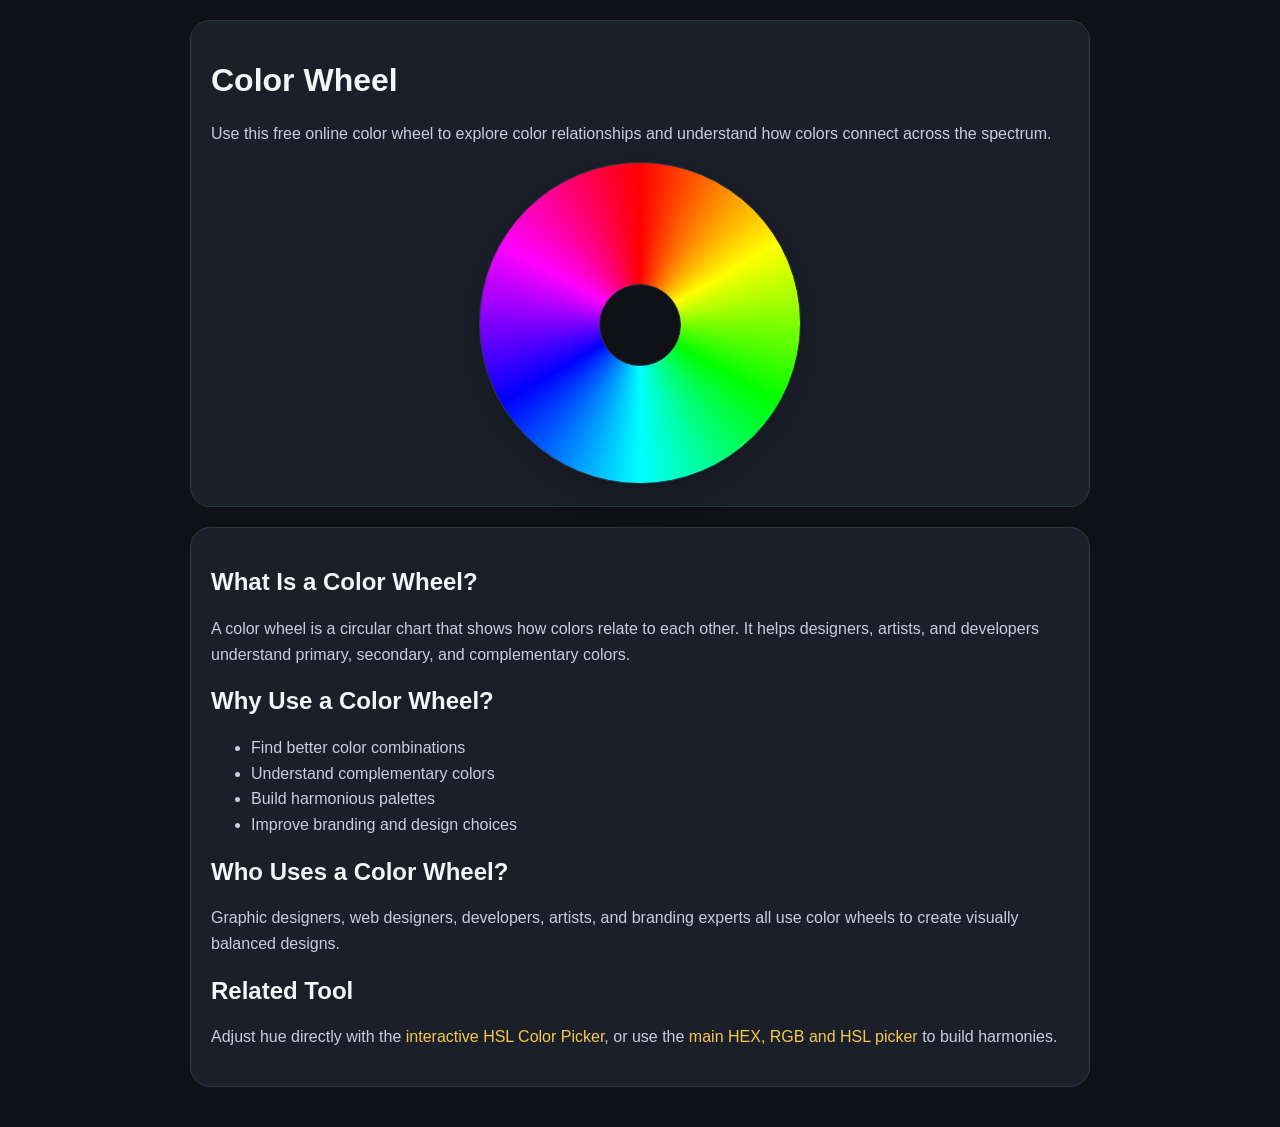
<file: color-wheel.html>
<!DOCTYPE html>
<html lang="en">
<head>
<meta charset="UTF-8" />
<meta name="viewport" content="width=device-width, initial-scale=1.0" />

<title>Color Wheel – Free Online Color Wheel Tool</title>
<meta name="description" content="Free online color wheel tool. Explore colors, view hue relationships, and find better color combinations for design, branding, and web projects." />
<meta name="keywords" content="color wheel, online color wheel, color wheel tool, color harmony wheel, design color wheel" />
<meta name="robots" content="index, follow" />
<link rel="canonical" href="https://colorpickerhexcode.com/color-wheel.html" />

<meta property="og:title" content="Color Wheel – Free Online Color Wheel Tool" />
<meta property="og:description" content="Use this free online color wheel tool to explore colors and better color combinations." />
<meta property="og:type" content="website" />
<meta property="og:url" content="https://colorpickerhexcode.com/color-wheel.html" />

<meta name="twitter:card" content="summary_large_image" />
<meta name="twitter:title" content="Color Wheel – Free Online Color Wheel Tool" />
<meta name="twitter:description" content="Explore color relationships and harmonies with this free online color wheel." />

<style>
body{
  margin:0;
  font-family:Arial,sans-serif;
  background:#0f1117;
  color:#f3f5f8;
}
.container{
  max-width:900px;
  margin:auto;
  padding:20px;
}
.card{
  background:#1b1f2a;
  border:1px solid #2e3646;
  border-radius:20px;
  padding:20px;
  margin-bottom:20px;
}
.wheel-wrap{
  display:flex;
  justify-content:center;
  align-items:center;
  margin-top:16px;
}
.wheel{
  width:320px;
  height:320px;
  border-radius:50%;
  border:1px solid #2e3646;
  background:conic-gradient(
    #ff0000,
    #ffff00,
    #00ff00,
    #00ffff,
    #0000ff,
    #ff00ff,
    #ff0000
  );
  box-shadow:0 10px 30px rgba(0,0,0,.25);
}
.center-dot{
  width:80px;
  height:80px;
  border-radius:50%;
  background:#0f1117;
  border:1px solid #2e3646;
  position:relative;
  margin:-200px auto 120px;
}
a{color:#f6c94c;text-decoration:none;}
a:hover{text-decoration:underline;}
p, li{color:#c7cfdb;line-height:1.6;}
</style>

<script type="application/ld+json">
{
  "@context":"https://schema.org",
  "@type":"WebApplication",
  "name":"Color Wheel",
  "url":"https://colorpickerhexcode.com/color-wheel.html",
  "applicationCategory":"UtilityApplication",
  "operatingSystem":"Any",
  "description":"A free online color wheel tool."
}
</script>
</head>
<body>

<div class="container">

  <div class="card">
    <h1>Color Wheel</h1>
    <p>
      Use this free online color wheel to explore color relationships and understand how colors connect across the spectrum.
    </p>

    <div class="wheel-wrap">
      <div class="wheel"></div>
    </div>
    <div class="center-dot"></div>
  </div>

  <div class="card">
    <h2>What Is a Color Wheel?</h2>
    <p>
      A color wheel is a circular chart that shows how colors relate to each other. It helps designers, artists, and developers understand primary, secondary, and complementary colors.
    </p>

    <h2>Why Use a Color Wheel?</h2>
    <ul>
      <li>Find better color combinations</li>
      <li>Understand complementary colors</li>
      <li>Build harmonious palettes</li>
      <li>Improve branding and design choices</li>
    </ul>

    <h2>Who Uses a Color Wheel?</h2>
    <p>
      Graphic designers, web designers, developers, artists, and branding experts all use color wheels to create visually balanced designs.
    </p>

    <h2>Related Tool</h2>
    <p>
      Adjust hue directly with the <a href="/hsl-color-picker.html">interactive HSL Color Picker</a>, or use the <a href="/">main HEX, RGB and HSL picker</a> to build harmonies.
    </p>
  </div>

</div>

</body>
</html>
</file>
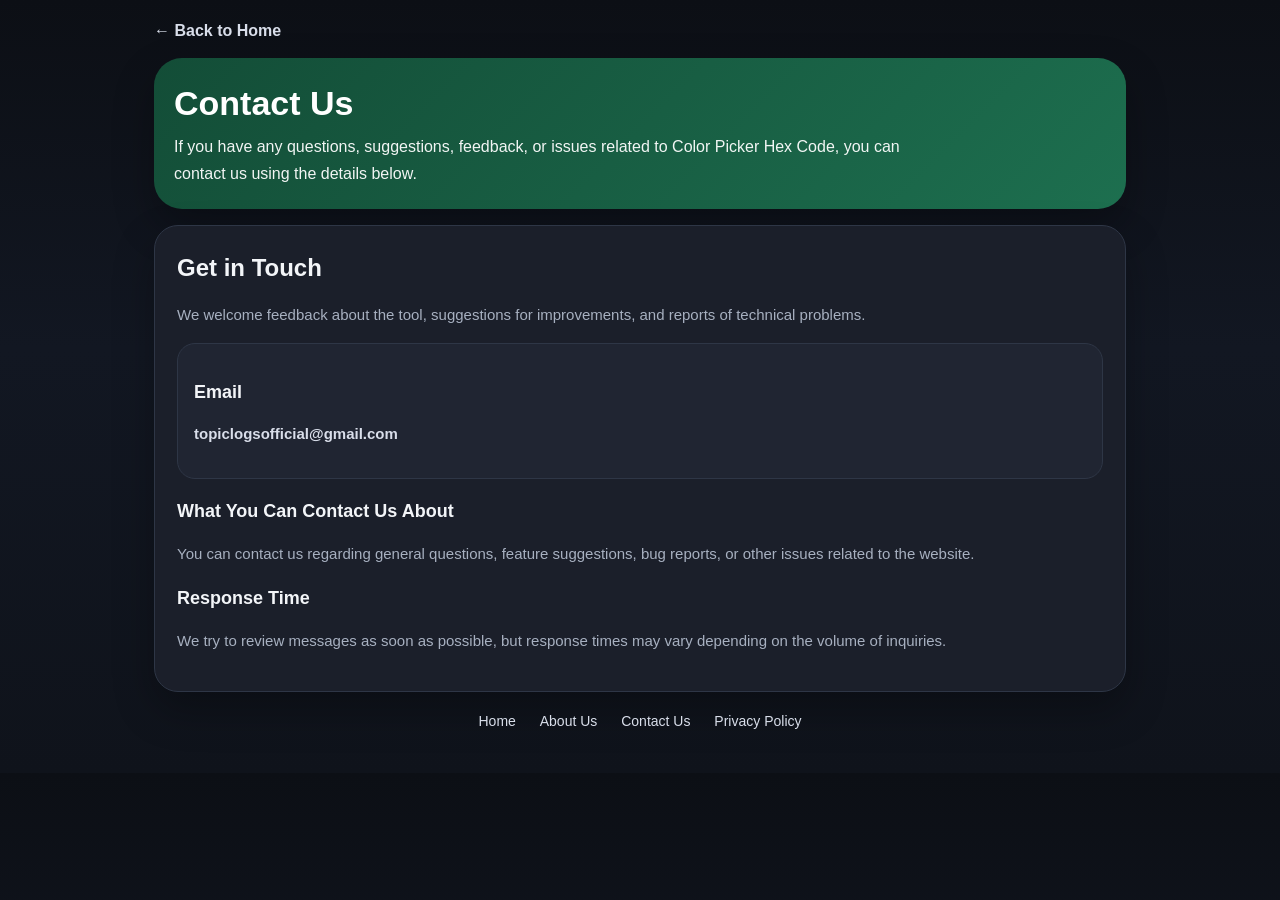
<file: contact.html>
<!DOCTYPE html>
<html lang="en">
<head>
  <meta charset="UTF-8" />
  <!-- Google tag (gtag.js) -->
  <script async src="https://www.googletagmanager.com/gtag/js?id=G-P5N50SHEJW"></script>
  <script>
    window.dataLayer = window.dataLayer || [];
    function gtag(){dataLayer.push(arguments);}
    gtag('js', new Date());
    gtag('config', 'G-P5N50SHEJW');
  </script>
  <meta name="viewport" content="width=device-width, initial-scale=1.0" />

  <title>Contact Us – Color Picker Hex Code</title>
  <meta name="description" content="Contact Color Picker Hex Code for questions, feedback, suggestions, or support related to our free online color picker tool." />
  <meta name="robots" content="index, follow" />
  <link rel="canonical" href="https://colorpickerhexcode.com/contact.html" />

  <meta property="og:title" content="Contact Us – Color Picker Hex Code" />
  <meta property="og:description" content="Get in touch with Color Picker Hex Code for feedback, support, or suggestions." />
  <meta property="og:type" content="website" />
  <meta property="og:url" content="https://colorpickerhexcode.com/contact.html" />

  <meta name="twitter:card" content="summary_large_image" />
  <meta name="twitter:title" content="Contact Us – Color Picker Hex Code" />
  <meta name="twitter:description" content="Get in touch with Color Picker Hex Code for feedback, support, or suggestions." />
  <meta name="theme-color" content="#0f1117" />

  <style>
    :root{
      --bg:#0f1117;
      --card:#1b1f2a;
      --line:#2e3646;
      --text:#f3f5f8;
      --muted:#a7b0c0;
      --shadow:0 18px 40px rgba(0,0,0,.28);
      --radius-xl:24px;
    }

    *{box-sizing:border-box}

    body{
      margin:0;
      font-family:Arial,sans-serif;
      background:linear-gradient(180deg, #0c0f15, #121722 45%, #0f131b);
      color:var(--text);
      line-height:1.65;
    }

    .container{
      max-width:1000px;
      margin:0 auto;
      padding:18px 14px 34px;
    }

    .hero{
      background:linear-gradient(135deg, #134d37, #1d6f4f);
      color:#fff;
      border-radius:28px;
      padding:26px 20px 22px;
      box-shadow:var(--shadow);
      margin-bottom:16px;
    }

    .hero h1{
      margin:0;
      font-size:34px;
      line-height:1.12;
    }

    .hero p{
      margin:12px 0 0;
      max-width:780px;
      font-size:16px;
      color:rgba(255,255,255,.94);
    }

    .card{
      background:var(--card);
      border:1px solid var(--line);
      border-radius:var(--radius-xl);
      box-shadow:var(--shadow);
      padding:22px;
    }

    h2{
      margin:0 0 10px;
      font-size:24px;
    }

    h3{
      margin:18px 0 8px;
      font-size:18px;
    }

    p, li{
      color:var(--muted);
      font-size:15px;
    }

    .top-link{
      display:inline-block;
      margin-bottom:14px;
      color:#d9deea;
      text-decoration:none;
      font-weight:700;
    }

    .contact-box{
      margin-top:12px;
      padding:16px;
      border:1px solid var(--line);
      border-radius:18px;
      background:#202532;
    }

    .contact-box a{
      color:#d9deea;
      text-decoration:none;
      font-weight:700;
    }

    .footer{
      text-align:center;
      color:var(--muted);
      font-size:14px;
      padding:18px 8px 6px;
    }

    .footer a{
      color:#d9deea;
      text-decoration:none;
      margin:0 10px;
    }

    @media (max-width:760px){
      .container{padding:10px 10px 26px}
      .hero{border-radius:22px;padding:20px 16px 18px}
      .hero h1{font-size:26px}
    }
  </style>
</head>
<body>
  <div class="container">
    <a class="top-link" href="/">← Back to Home</a>

    <section class="hero">
      <h1>Contact Us</h1>
      <p>
        If you have any questions, suggestions, feedback, or issues related to Color Picker Hex Code, you can contact us using the details below.
      </p>
    </section>

    <section class="card">
      <h2>Get in Touch</h2>
      <p>
        We welcome feedback about the tool, suggestions for improvements, and reports of technical problems.
      </p>

      <div class="contact-box">
        <h3>Email</h3>
        <p>
          <a href="mailto:topiclogsofficial@gmail.com">topiclogsofficial@gmail.com</a>
        </p>
      </div>

      <h3>What You Can Contact Us About</h3>
      <p>
        You can contact us regarding general questions, feature suggestions, bug reports, or other issues related to the website.
      </p>

      <h3>Response Time</h3>
      <p>
        We try to review messages as soon as possible, but response times may vary depending on the volume of inquiries.
      </p>
    </section>

    <div class="footer">
      <a href="/">Home</a>
      <a href="/about.html">About Us</a>
      <a href="/contact.html">Contact Us</a>
      <a href="/privacy-policy.html">Privacy Policy</a>
    </div>
  </div>
</body>
</html>
</file>
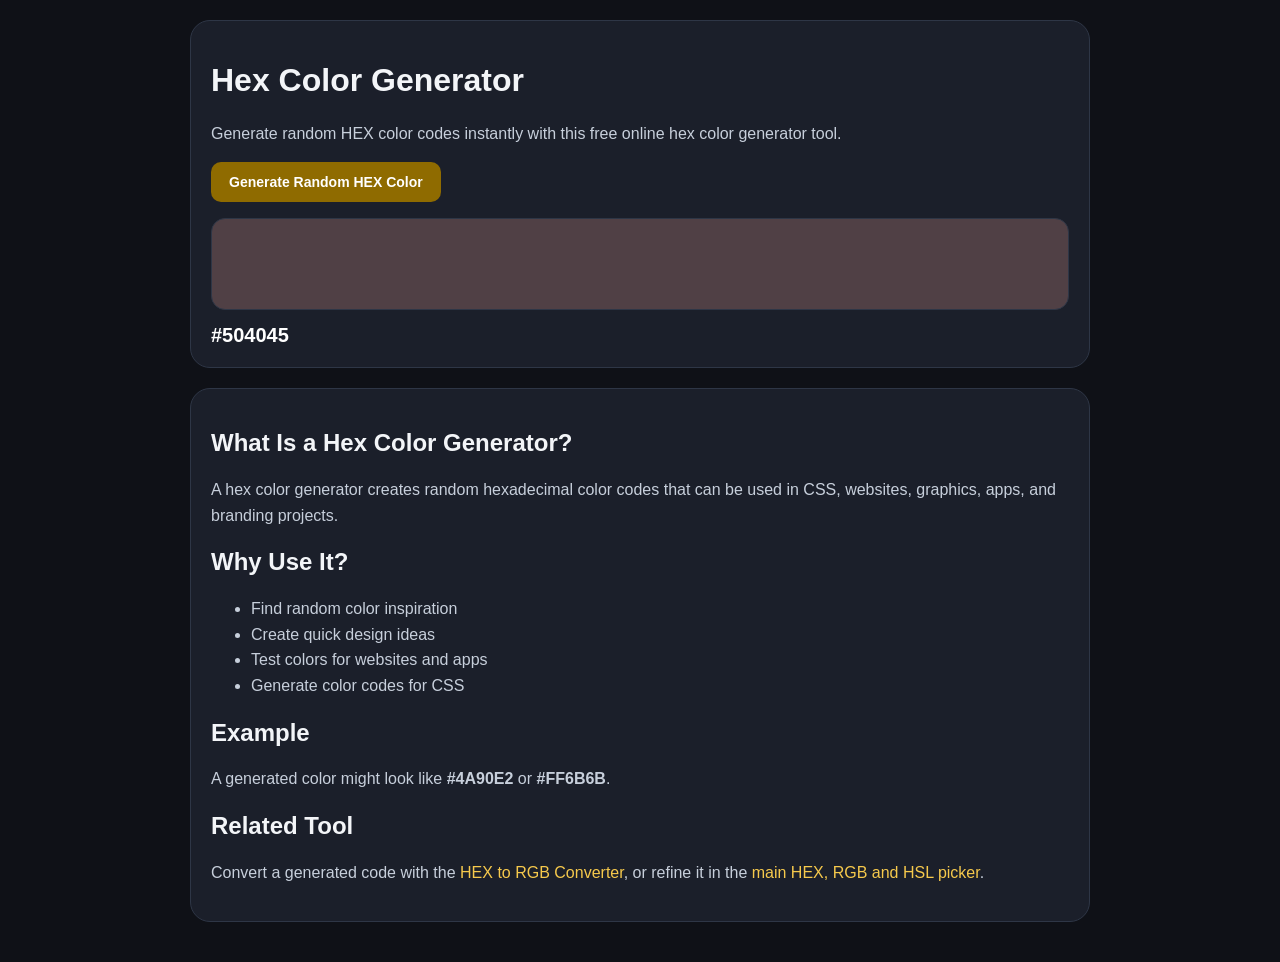
<file: hex-color-generator.html>
<!DOCTYPE html>
<html lang="en">
<head>
<meta charset="UTF-8" />
<meta name="viewport" content="width=device-width, initial-scale=1.0" />

<title>Hex Color Generator – Generate Random HEX Color Codes Online</title>
<meta name="description" content="Free hex color generator online. Generate random HEX color codes instantly for CSS, design, branding, and web development." />
<meta name="keywords" content="hex color generator, random hex color, generate hex color, hex code generator, random color generator" />
<meta name="robots" content="index, follow" />
<link rel="canonical" href="https://colorpickerhexcode.com/hex-color-generator.html" />

<meta property="og:title" content="Hex Color Generator – Generate Random HEX Color Codes Online" />
<meta property="og:description" content="Generate random hex color codes instantly with this free online hex color generator." />
<meta property="og:type" content="website" />
<meta property="og:url" content="https://colorpickerhexcode.com/hex-color-generator.html" />

<meta name="twitter:card" content="summary_large_image" />
<meta name="twitter:title" content="Hex Color Generator – Generate Random HEX Color Codes Online" />
<meta name="twitter:description" content="Use this free online hex color generator to create random HEX color codes instantly." />

<style>
body{
  margin:0;
  font-family:Arial,sans-serif;
  background:#0f1117;
  color:#f3f5f8;
}
.container{
  max-width:900px;
  margin:auto;
  padding:20px;
}
.card{
  background:#1b1f2a;
  border:1px solid #2e3646;
  border-radius:20px;
  padding:20px;
  margin-bottom:20px;
}
button{
  padding:12px 18px;
  background:#8f6b00;
  border:none;
  border-radius:10px;
  color:#fff;
  font-weight:bold;
  cursor:pointer;
  font-size:14px;
}
.preview{
  height:90px;
  border-radius:14px;
  margin-top:16px;
  border:1px solid #2e3646;
}
.value{
  margin-top:14px;
  font-size:20px;
  font-weight:700;
  color:#fff;
  word-break:break-word;
}
a{color:#f6c94c;text-decoration:none;}
a:hover{text-decoration:underline;}
p, li{color:#c7cfdb;line-height:1.6;}
</style>

<script type="application/ld+json">
{
  "@context":"https://schema.org",
  "@type":"WebApplication",
  "name":"Hex Color Generator",
  "url":"https://colorpickerhexcode.com/hex-color-generator.html",
  "applicationCategory":"UtilityApplication",
  "operatingSystem":"Any",
  "description":"A free online random hex color generator tool."
}
</script>
</head>
<body>

<div class="container">

  <div class="card">
    <h1>Hex Color Generator</h1>
    <p>
      Generate random HEX color codes instantly with this free online hex color generator tool.
    </p>

    <button onclick="generateHex()">Generate Random HEX Color</button>

    <div class="preview" id="preview"></div>
    <div class="value" id="hexValue">#8F6B00</div>
  </div>

  <div class="card">
    <h2>What Is a Hex Color Generator?</h2>
    <p>
      A hex color generator creates random hexadecimal color codes that can be used in CSS, websites, graphics, apps, and branding projects.
    </p>

    <h2>Why Use It?</h2>
    <ul>
      <li>Find random color inspiration</li>
      <li>Create quick design ideas</li>
      <li>Test colors for websites and apps</li>
      <li>Generate color codes for CSS</li>
    </ul>

    <h2>Example</h2>
    <p>
      A generated color might look like <strong>#4A90E2</strong> or <strong>#FF6B6B</strong>.
    </p>

    <h2>Related Tool</h2>
    <p>
      Convert a generated code with the <a href="/hex-to-rgb.html">HEX to RGB Converter</a>, or refine it in the <a href="/">main HEX, RGB and HSL picker</a>.
    </p>
  </div>

</div>

<script>
function componentToHex(c){
  const hex = c.toString(16).toUpperCase();
  return hex.length === 1 ? "0" + hex : hex;
}

function randomHex(){
  const r = Math.floor(Math.random() * 256);
  const g = Math.floor(Math.random() * 256);
  const b = Math.floor(Math.random() * 256);
  return "#" + componentToHex(r) + componentToHex(g) + componentToHex(b);
}

function generateHex(){
  const hex = randomHex();
  document.getElementById("hexValue").textContent = hex;
  document.getElementById("preview").style.background = hex;
}

generateHex();
</script>

</body>
</html>
</file>
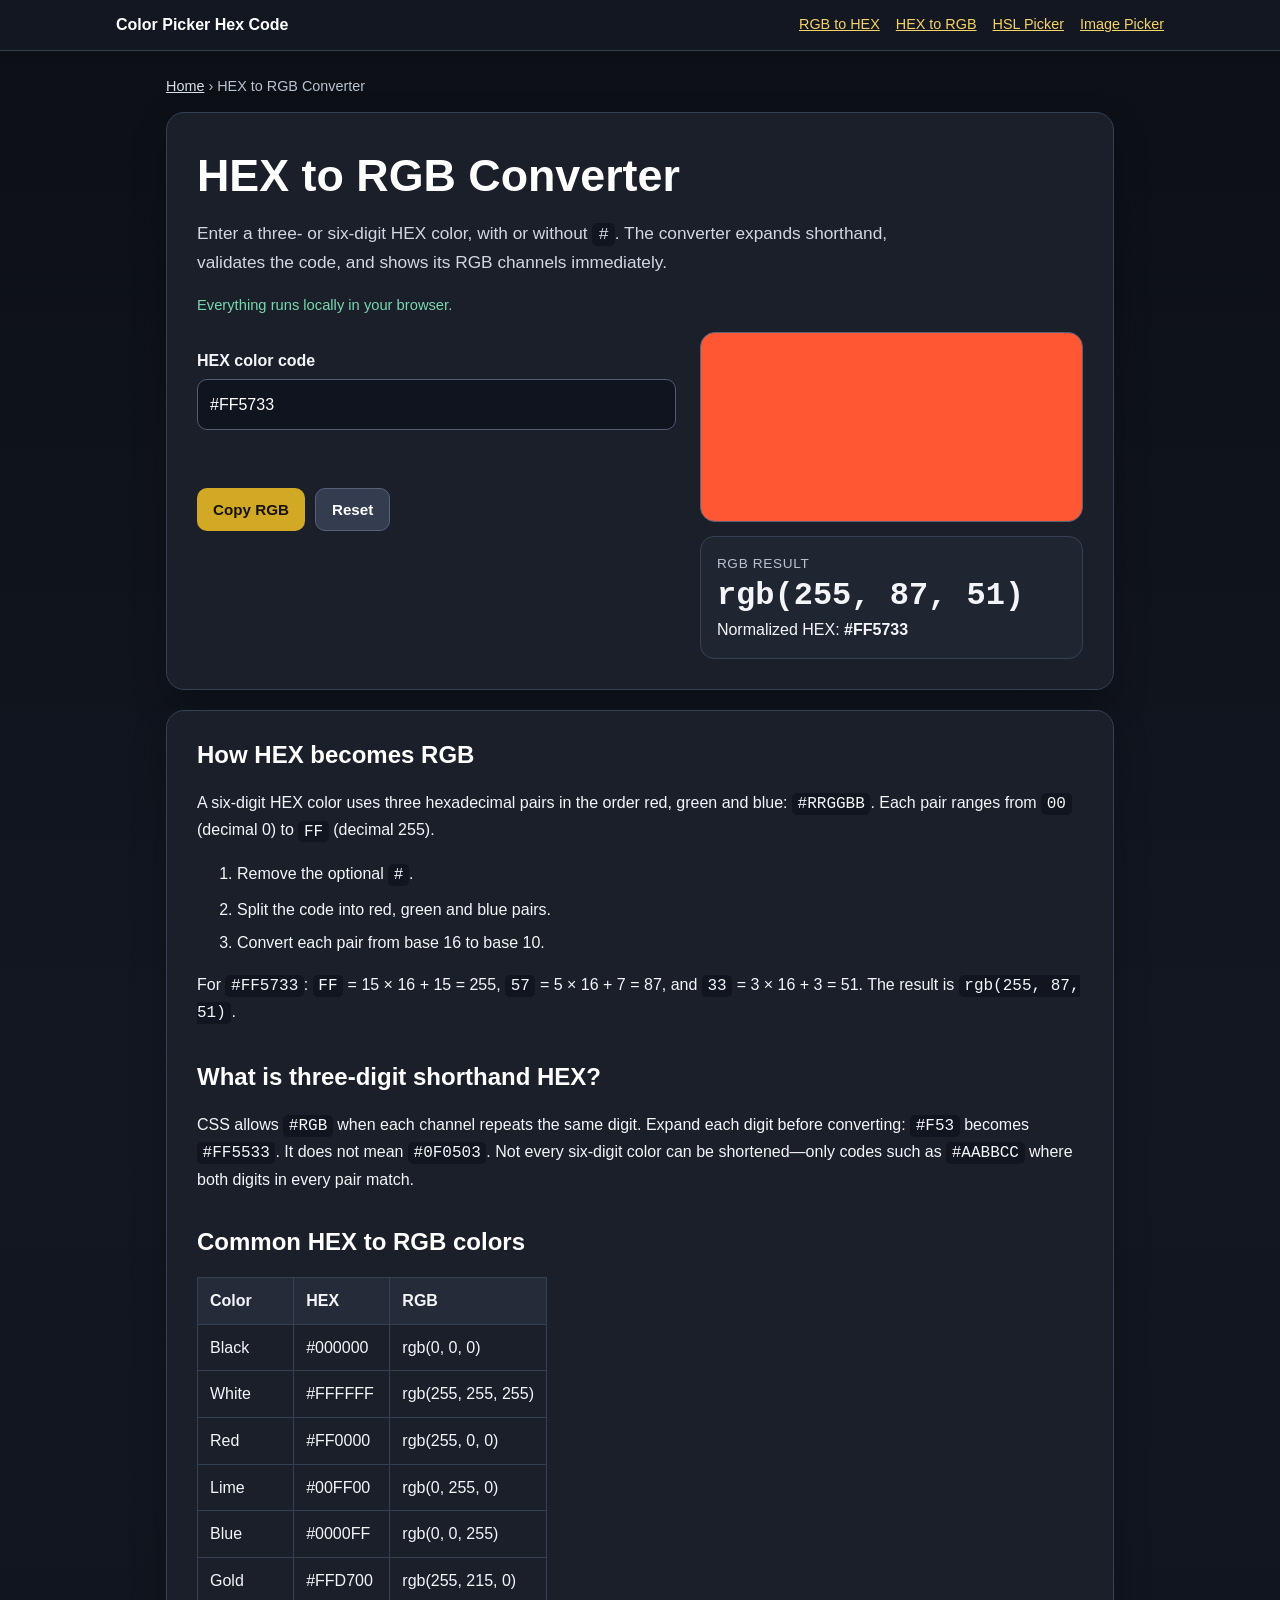
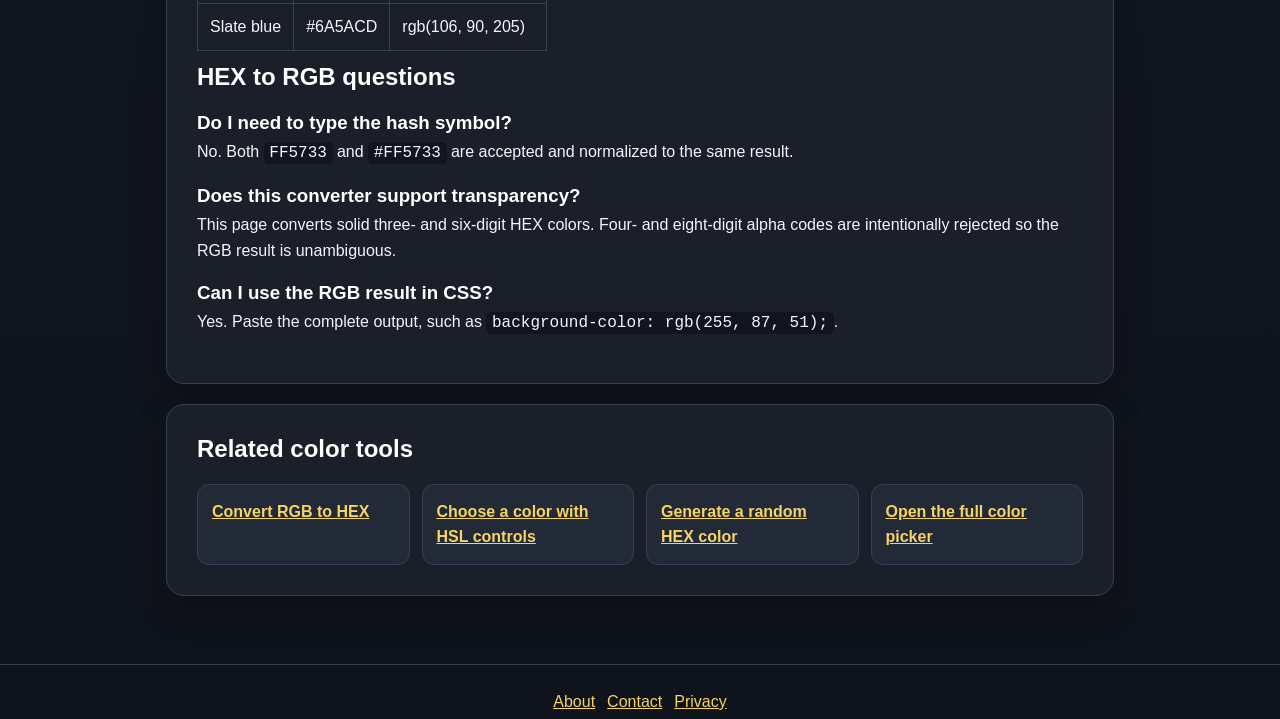
<file: hex-to-rgb.html>
<!doctype html><html lang="en"><head><meta charset="utf-8"><meta name="viewport" content="width=device-width,initial-scale=1"><title>HEX to RGB Converter – Convert Hex Color Code Online</title><meta name="description" content="Convert 3-digit or 6-digit HEX color codes to RGB instantly. Preview the color, copy the RGB value, and learn how HEX conversion works."><meta name="robots" content="index,follow"><meta name="theme-color" content="#0f1117"><link rel="canonical" href="https://colorpickerhexcode.com/hex-to-rgb.html"><link rel="icon" href="/favicon.ico"><meta property="og:type" content="website"><meta property="og:url" content="https://colorpickerhexcode.com/hex-to-rgb.html"><meta property="og:title" content="HEX to RGB Converter – Convert Hex Color Code Online"><meta property="og:description" content="Convert three- or six-digit HEX codes to RGB with validation, normalization and a live preview."><meta name="twitter:card" content="summary"><meta name="twitter:title" content="HEX to RGB Converter"><meta name="twitter:description" content="Turn a HEX color code into a copy-ready RGB value."><link rel="stylesheet" href="/assets/tool.css"><script type="application/ld+json">{"@context":"https://schema.org","@type":"WebApplication","name":"HEX to RGB Converter","url":"https://colorpickerhexcode.com/hex-to-rgb.html","description":"Convert three- and six-digit hexadecimal color codes to RGB in the browser.","applicationCategory":"DesignApplication","operatingSystem":"Any","browserRequirements":"Requires JavaScript"}</script></head><body>
<header class="site-header"><nav class="nav" aria-label="Main navigation"><a class="brand" href="/">Color Picker Hex Code</a><a href="/rgb-to-hex.html">RGB to HEX</a><a href="/hex-to-rgb.html" aria-current="page">HEX to RGB</a><a href="/hsl-color-picker.html">HSL Picker</a><a href="/image-color-picker.html">Image Picker</a></nav></header><main class="container"><nav class="breadcrumbs" aria-label="Breadcrumb"><a href="/">Home</a> › HEX to RGB Converter</nav>
<section class="card"><h1>HEX to RGB Converter</h1><p class="lede">Enter a three- or six-digit HEX color, with or without <code>#</code>. The converter expands shorthand, validates the code, and shows its RGB channels immediately.</p><p class="privacy-note">Everything runs locally in your browser.</p><div class="tool-grid"><div><div class="paste-field"><label for="hexInput">HEX color code</label><input id="hexInput" type="text" value="#FF5733" placeholder="#FF5733 or #F53" maxlength="7" autocomplete="off" spellcheck="false"></div><p id="error" class="error" role="alert"></p><div class="actions"><button id="copy" type="button">Copy RGB</button><button id="reset" class="secondary" type="button">Reset</button></div><p id="status" class="status" role="status" aria-live="polite"></p></div><div><div id="preview" class="preview" aria-label="Color preview"></div><div class="result-panel"><div class="result-label">RGB result</div><div id="rgbResult" class="result-value">rgb(255, 87, 51)</div><div>Normalized HEX: <strong id="hexResult">#FF5733</strong></div></div></div></div></section>
<article class="card"><h2>How HEX becomes RGB</h2><p>A six-digit HEX color uses three hexadecimal pairs in the order red, green and blue: <code>#RRGGBB</code>. Each pair ranges from <code>00</code> (decimal 0) to <code>FF</code> (decimal 255).</p><ol class="steps"><li>Remove the optional <code>#</code>.</li><li>Split the code into red, green and blue pairs.</li><li>Convert each pair from base 16 to base 10.</li></ol><p>For <code>#FF5733</code>: <code>FF</code> = 15 × 16 + 15 = 255, <code>57</code> = 5 × 16 + 7 = 87, and <code>33</code> = 3 × 16 + 3 = 51. The result is <code>rgb(255, 87, 51)</code>.</p>
<h2>What is three-digit shorthand HEX?</h2><p>CSS allows <code>#RGB</code> when each channel repeats the same digit. Expand each digit before converting: <code>#F53</code> becomes <code>#FF5533</code>. It does not mean <code>#0F0503</code>. Not every six-digit color can be shortened—only codes such as <code>#AABBCC</code> where both digits in every pair match.</p>
<h2>Common HEX to RGB colors</h2><table><thead><tr><th>Color</th><th>HEX</th><th>RGB</th></tr></thead><tbody><tr><td>Black</td><td>#000000</td><td>rgb(0, 0, 0)</td></tr><tr><td>White</td><td>#FFFFFF</td><td>rgb(255, 255, 255)</td></tr><tr><td>Red</td><td>#FF0000</td><td>rgb(255, 0, 0)</td></tr><tr><td>Lime</td><td>#00FF00</td><td>rgb(0, 255, 0)</td></tr><tr><td>Blue</td><td>#0000FF</td><td>rgb(0, 0, 255)</td></tr><tr><td>Gold</td><td>#FFD700</td><td>rgb(255, 215, 0)</td></tr><tr><td>Slate blue</td><td>#6A5ACD</td><td>rgb(106, 90, 205)</td></tr></tbody></table>
<div class="faq"><h2>HEX to RGB questions</h2><h3>Do I need to type the hash symbol?</h3><p>No. Both <code>FF5733</code> and <code>#FF5733</code> are accepted and normalized to the same result.</p><h3>Does this converter support transparency?</h3><p>This page converts solid three- and six-digit HEX colors. Four- and eight-digit alpha codes are intentionally rejected so the RGB result is unambiguous.</p><h3>Can I use the RGB result in CSS?</h3><p>Yes. Paste the complete output, such as <code>background-color: rgb(255, 87, 51);</code>.</p></div></article>
<section class="card"><h2>Related color tools</h2><div class="related"><a href="/rgb-to-hex.html">Convert RGB to HEX</a><a href="/hsl-color-picker.html">Choose a color with HSL controls</a><a href="/hex-color-generator.html">Generate a random HEX color</a><a href="/">Open the full color picker</a></div></section></main><footer class="site-footer"><a href="/about.html">About</a><a href="/contact.html">Contact</a><a href="/privacy-policy.html">Privacy</a></footer><script src="/assets/common.js"></script><script>
(function(){'use strict';var input=document.getElementById('hexInput'),error=document.getElementById('error'),status=document.getElementById('status'),rgbResult=document.getElementById('rgbResult'),hexResult=document.getElementById('hexResult'),preview=document.getElementById('preview');function update(){var rgb=ColorTools.hexToRgb(input.value);if(!rgb){error.textContent='Enter exactly 3 or 6 hexadecimal digits, with or without #.';input.setAttribute('aria-invalid','true');return}error.textContent='';input.removeAttribute('aria-invalid');var text='rgb('+rgb.r+', '+rgb.g+', '+rgb.b+')';rgbResult.textContent=text;hexResult.textContent=rgb.hex;preview.style.background=rgb.hex;preview.setAttribute('aria-label','Color preview for '+rgb.hex)}input.addEventListener('input',update);document.getElementById('copy').addEventListener('click',function(){ColorTools.copy(rgbResult.textContent,status)});document.getElementById('reset').addEventListener('click',function(){input.value='#FF5733';status.textContent='';update();input.focus()});update()}());
</script></body></html>
</file>
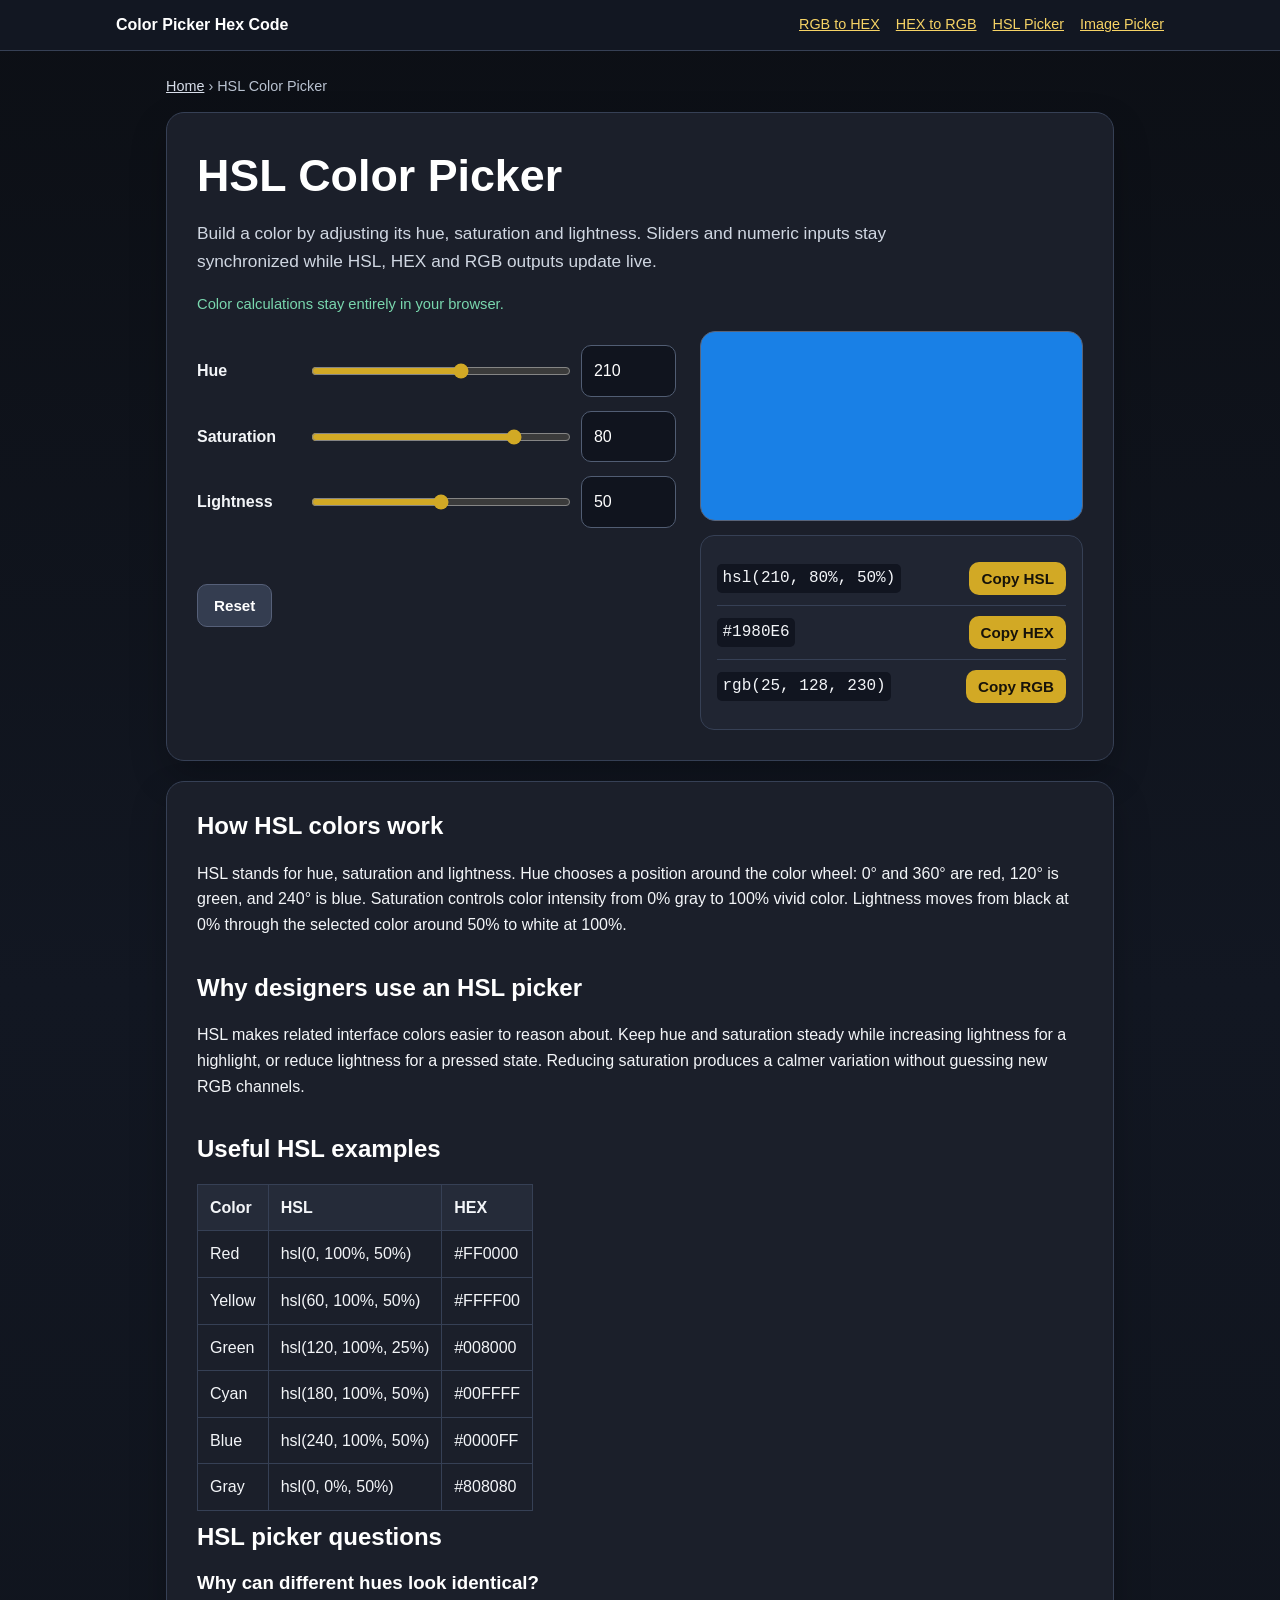
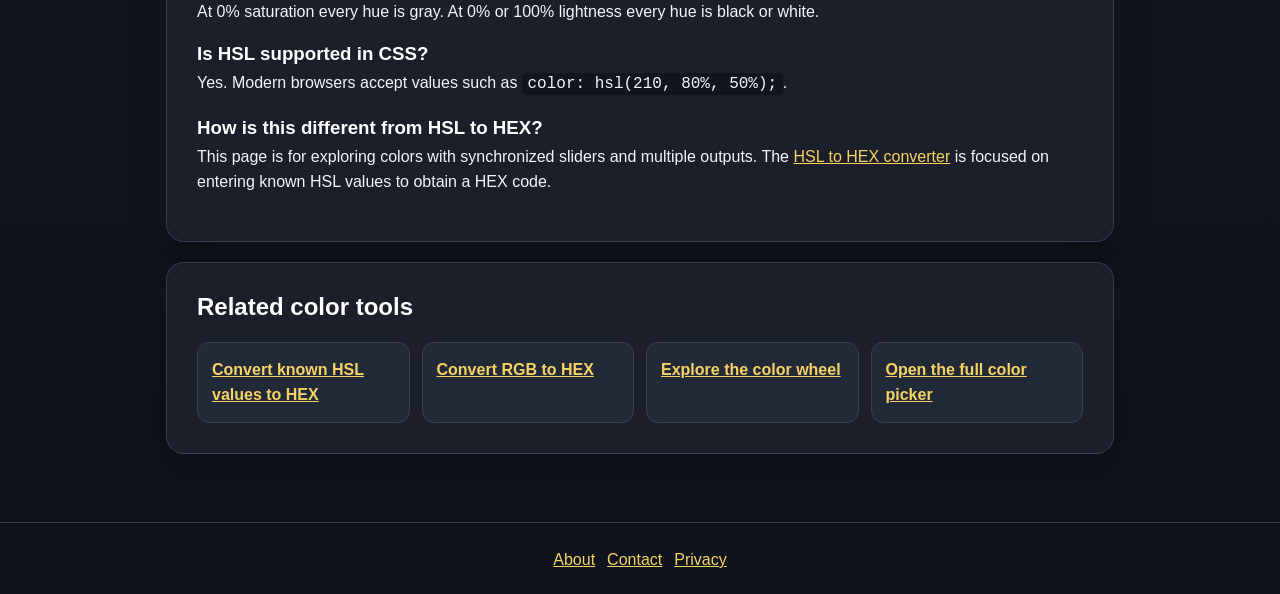
<file: hsl-color-picker.html>
<!doctype html><html lang="en"><head><meta charset="utf-8"><meta name="viewport" content="width=device-width,initial-scale=1"><title>HSL Color Picker – Choose HSL, HEX and RGB Colors</title><meta name="description" content="Choose a color with synchronized hue, saturation and lightness controls. Preview and copy its HSL, HEX and RGB values instantly."><meta name="robots" content="index,follow"><meta name="theme-color" content="#0f1117"><link rel="canonical" href="https://colorpickerhexcode.com/hsl-color-picker.html"><link rel="icon" href="/favicon.ico"><meta property="og:type" content="website"><meta property="og:url" content="https://colorpickerhexcode.com/hsl-color-picker.html"><meta property="og:title" content="HSL Color Picker – Choose HSL, HEX and RGB Colors"><meta property="og:description" content="Adjust hue, saturation and lightness, then copy the matching HSL, HEX or RGB value."><meta name="twitter:card" content="summary"><meta name="twitter:title" content="HSL Color Picker"><meta name="twitter:description" content="Explore HSL colors with live HEX and RGB output."><link rel="stylesheet" href="/assets/tool.css"><script type="application/ld+json">{"@context":"https://schema.org","@type":"WebApplication","name":"HSL Color Picker","url":"https://colorpickerhexcode.com/hsl-color-picker.html","description":"An interactive HSL color picker with HSL, HEX and RGB output.","applicationCategory":"DesignApplication","operatingSystem":"Any","browserRequirements":"Requires JavaScript"}</script></head><body>
<header class="site-header"><nav class="nav" aria-label="Main navigation"><a class="brand" href="/">Color Picker Hex Code</a><a href="/rgb-to-hex.html">RGB to HEX</a><a href="/hex-to-rgb.html">HEX to RGB</a><a href="/hsl-color-picker.html" aria-current="page">HSL Picker</a><a href="/image-color-picker.html">Image Picker</a></nav></header><main class="container"><nav class="breadcrumbs" aria-label="Breadcrumb"><a href="/">Home</a> › HSL Color Picker</nav><section class="card"><h1>HSL Color Picker</h1><p class="lede">Build a color by adjusting its hue, saturation and lightness. Sliders and numeric inputs stay synchronized while HSL, HEX and RGB outputs update live.</p><p class="privacy-note">Color calculations stay entirely in your browser.</p><div class="tool-grid"><div>
<div class="slider-row"><label for="hRange">Hue</label><input id="hRange" type="range" min="0" max="360" value="210"><input id="hNumber" type="number" min="0" max="360" step="1" value="210" aria-label="Hue in degrees"></div><div class="slider-row"><label for="sRange">Saturation</label><input id="sRange" type="range" min="0" max="100" value="80"><input id="sNumber" type="number" min="0" max="100" step="1" value="80" aria-label="Saturation percent"></div><div class="slider-row"><label for="lRange">Lightness</label><input id="lRange" type="range" min="0" max="100" value="50"><input id="lNumber" type="number" min="0" max="100" step="1" value="50" aria-label="Lightness percent"></div><p id="error" class="error" role="alert"></p><div class="actions"><button id="reset" class="secondary" type="button">Reset</button></div><p id="status" class="status" role="status" aria-live="polite"></p></div>
<div><div id="preview" class="preview" aria-label="Color preview"></div><div class="result-panel"><div class="output-row"><code id="hslResult">hsl(210, 80%, 50%)</code><button type="button" data-copy="hslResult">Copy HSL</button></div><div class="output-row"><code id="hexResult">#1A80E6</code><button type="button" data-copy="hexResult">Copy HEX</button></div><div class="output-row"><code id="rgbResult">rgb(26, 128, 230)</code><button type="button" data-copy="rgbResult">Copy RGB</button></div></div></div></div></section>
<article class="card"><h2>How HSL colors work</h2><p>HSL stands for hue, saturation and lightness. Hue chooses a position around the color wheel: 0° and 360° are red, 120° is green, and 240° is blue. Saturation controls color intensity from 0% gray to 100% vivid color. Lightness moves from black at 0% through the selected color around 50% to white at 100%.</p><h2>Why designers use an HSL picker</h2><p>HSL makes related interface colors easier to reason about. Keep hue and saturation steady while increasing lightness for a highlight, or reduce lightness for a pressed state. Reducing saturation produces a calmer variation without guessing new RGB channels.</p><h2>Useful HSL examples</h2><table><thead><tr><th>Color</th><th>HSL</th><th>HEX</th></tr></thead><tbody><tr><td>Red</td><td>hsl(0, 100%, 50%)</td><td>#FF0000</td></tr><tr><td>Yellow</td><td>hsl(60, 100%, 50%)</td><td>#FFFF00</td></tr><tr><td>Green</td><td>hsl(120, 100%, 25%)</td><td>#008000</td></tr><tr><td>Cyan</td><td>hsl(180, 100%, 50%)</td><td>#00FFFF</td></tr><tr><td>Blue</td><td>hsl(240, 100%, 50%)</td><td>#0000FF</td></tr><tr><td>Gray</td><td>hsl(0, 0%, 50%)</td><td>#808080</td></tr></tbody></table><div class="faq"><h2>HSL picker questions</h2><h3>Why can different hues look identical?</h3><p>At 0% saturation every hue is gray. At 0% or 100% lightness every hue is black or white.</p><h3>Is HSL supported in CSS?</h3><p>Yes. Modern browsers accept values such as <code>color: hsl(210, 80%, 50%);</code>.</p><h3>How is this different from HSL to HEX?</h3><p>This page is for exploring colors with synchronized sliders and multiple outputs. The <a href="/hsl-to-hex.html">HSL to HEX converter</a> is focused on entering known HSL values to obtain a HEX code.</p></div></article><section class="card"><h2>Related color tools</h2><div class="related"><a href="/hsl-to-hex.html">Convert known HSL values to HEX</a><a href="/rgb-to-hex.html">Convert RGB to HEX</a><a href="/color-wheel.html">Explore the color wheel</a><a href="/">Open the full color picker</a></div></section></main><footer class="site-footer"><a href="/about.html">About</a><a href="/contact.html">Contact</a><a href="/privacy-policy.html">Privacy</a></footer><script src="/assets/common.js"></script><script>
(function(){'use strict';var names=['h','s','l'],ranges=names.map(function(n){return document.getElementById(n+'Range')}),numbers=names.map(function(n){return document.getElementById(n+'Number')}),max=[360,100,100],error=document.getElementById('error'),status=document.getElementById('status'),preview=document.getElementById('preview');function update(){var v=[];for(var i=0;i<3;i++){var raw=numbers[i].value.trim(),n=Number(raw);if(raw===''||!Number.isInteger(n)||n<0||n>max[i]){error.textContent='Use whole numbers: hue 0–360, saturation and lightness 0–100.';numbers[i].setAttribute('aria-invalid','true');return}numbers[i].removeAttribute('aria-invalid');ranges[i].value=n;v.push(n)}error.textContent='';var rgb=ColorTools.hslToRgb(v[0],v[1],v[2]),hex=ColorTools.rgbToHex(rgb.r,rgb.g,rgb.b),hsl='hsl('+v[0]+', '+v[1]+'%, '+v[2]+'%)';document.getElementById('hslResult').textContent=hsl;document.getElementById('hexResult').textContent=hex;document.getElementById('rgbResult').textContent='rgb('+rgb.r+', '+rgb.g+', '+rgb.b+')';preview.style.background=hsl;preview.setAttribute('aria-label','Color preview for '+hsl)}ranges.forEach(function(range,i){range.addEventListener('input',function(){numbers[i].value=range.value;update()})});numbers.forEach(function(number){number.addEventListener('input',update)});document.querySelectorAll('[data-copy]').forEach(function(button){button.addEventListener('click',function(){ColorTools.copy(document.getElementById(button.dataset.copy).textContent,status)})});document.getElementById('reset').addEventListener('click',function(){[210,80,50].forEach(function(v,i){numbers[i].value=v;ranges[i].value=v});update();ranges[0].focus()});update()}());
</script></body></html>
</file>
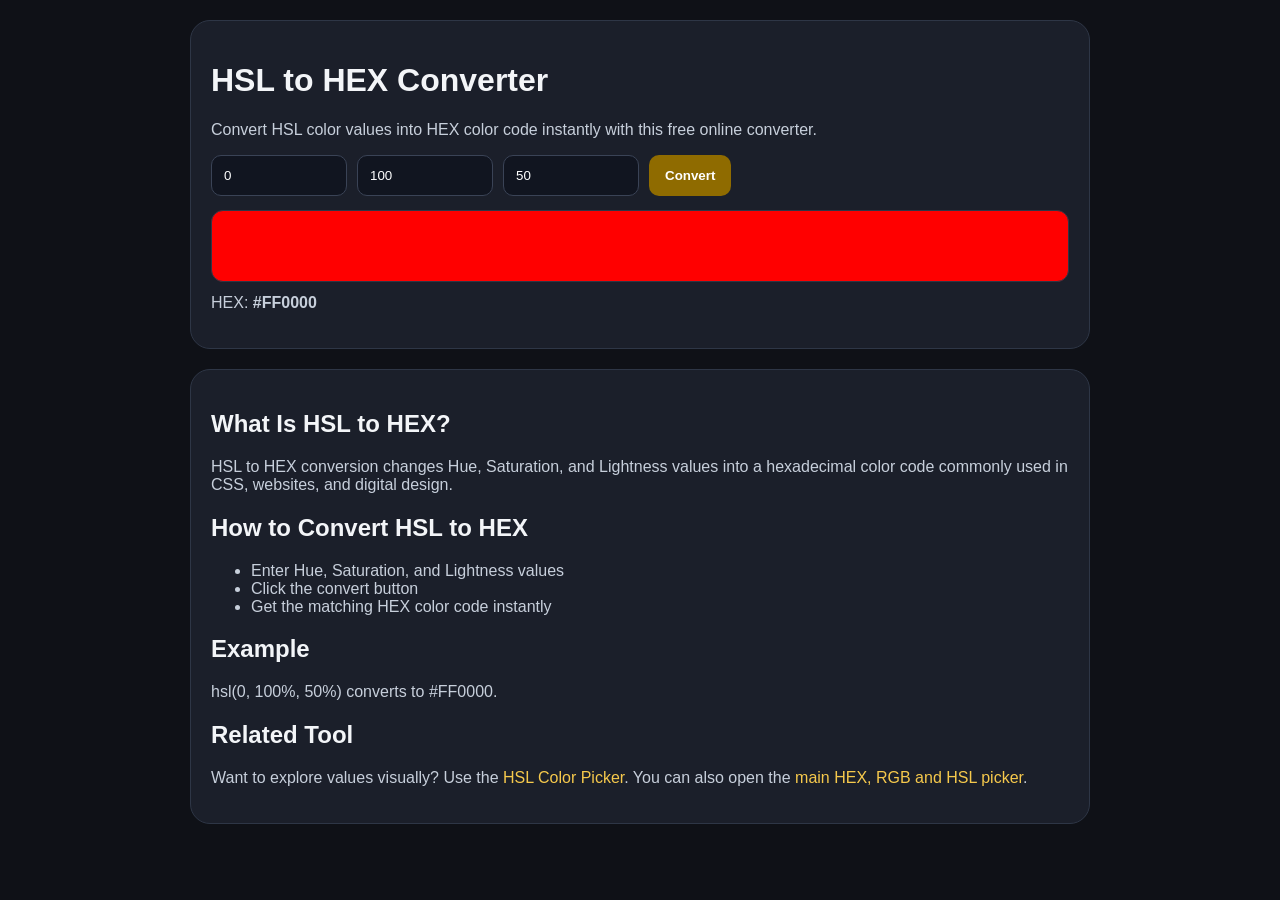
<file: hsl-to-hex.html>
<!DOCTYPE html>
<html lang="en">
<head>
<meta charset="UTF-8" />
<meta name="viewport" content="width=device-width, initial-scale=1.0" />

<title>HSL to HEX Converter – Convert HSL Color to Hex Code Online</title>
<meta name="description" content="Free HSL to HEX converter online. Convert HSL color values into hex color codes instantly for CSS, web design, and graphics." />
<meta name="keywords" content="hsl to hex, hsl to hex converter, convert hsl to hex, hsl color to hex, hex color converter" />
<meta name="robots" content="index, follow" />
<link rel="canonical" href="https://colorpickerhexcode.com/hsl-to-hex.html" />

<meta property="og:title" content="HSL to HEX Converter – Convert HSL Color to Hex Code Online" />
<meta property="og:description" content="Convert HSL color values to hex code instantly using this free online converter." />
<meta property="og:type" content="website" />
<meta property="og:url" content="https://colorpickerhexcode.com/hsl-to-hex.html" />

<meta name="twitter:card" content="summary_large_image" />
<meta name="twitter:title" content="HSL to HEX Converter – Convert HSL Color to Hex Code Online" />
<meta name="twitter:description" content="Use this free HSL to HEX converter to quickly convert HSL values into hex color codes." />

<style>
body{
  margin:0;
  font-family:Arial,sans-serif;
  background:#0f1117;
  color:#f3f5f8;
}
.container{
  max-width:900px;
  margin:auto;
  padding:20px;
}
.card{
  background:#1b1f2a;
  border:1px solid #2e3646;
  border-radius:20px;
  padding:20px;
  margin-bottom:20px;
}
.inputs{
  display:flex;
  gap:10px;
  flex-wrap:wrap;
  margin-top:14px;
}
input{
  padding:12px;
  border-radius:10px;
  border:1px solid #3a4356;
  background:#111520;
  color:#fff;
  width:110px;
}
button{
  padding:12px 16px;
  background:#8f6b00;
  border:none;
  border-radius:10px;
  color:#fff;
  font-weight:bold;
  cursor:pointer;
}
.preview{
  height:70px;
  border-radius:12px;
  margin-top:14px;
  border:1px solid #2e3646;
}
a{color:#f6c94c;text-decoration:none;}
a:hover{text-decoration:underline;}
p, li{color:#c7cfdb;}
</style>

<script type="application/ld+json">
{
  "@context":"https://schema.org",
  "@type":"WebApplication",
  "name":"HSL to HEX Converter",
  "url":"https://colorpickerhexcode.com/hsl-to-hex.html",
  "applicationCategory":"UtilityApplication",
  "operatingSystem":"Any",
  "description":"A free online HSL to HEX converter tool."
}
</script>
</head>
<body>

<div class="container">

  <div class="card">
    <h1>HSL to HEX Converter</h1>
    <p>
      Convert HSL color values into HEX color code instantly with this free online converter.
    </p>

    <div class="inputs">
      <input type="number" id="h" placeholder="Hue" value="0" min="0" max="360">
      <input type="number" id="s" placeholder="Saturation" value="100" min="0" max="100">
      <input type="number" id="l" placeholder="Lightness" value="50" min="0" max="100">
      <button onclick="convertHslToHex()">Convert</button>
    </div>

    <div class="preview" id="preview"></div>
    <p style="margin-top:12px;">HEX: <b id="hex">#FF0000</b></p>
  </div>

  <div class="card">
    <h2>What Is HSL to HEX?</h2>
    <p>
      HSL to HEX conversion changes Hue, Saturation, and Lightness values into a hexadecimal color code commonly used in CSS, websites, and digital design.
    </p>

    <h2>How to Convert HSL to HEX</h2>
    <ul>
      <li>Enter Hue, Saturation, and Lightness values</li>
      <li>Click the convert button</li>
      <li>Get the matching HEX color code instantly</li>
    </ul>

    <h2>Example</h2>
    <p>
      hsl(0, 100%, 50%) converts to #FF0000.
    </p>

    <h2>Related Tool</h2>
    <p>
      Want to explore values visually? Use the <a href="/hsl-color-picker.html">HSL Color Picker</a>. You can also open the <a href="/">main HEX, RGB and HSL picker</a>.
    </p>
  </div>

</div>

<script>
function hslToRgb(h, s, l) {
  s /= 100;
  l /= 100;

  const c = (1 - Math.abs(2 * l - 1)) * s;
  const x = c * (1 - Math.abs((h / 60) % 2 - 1));
  const m = l - c / 2;
  let r = 0, g = 0, b = 0;

  if (0 <= h && h < 60) { r = c; g = x; b = 0; }
  else if (60 <= h && h < 120) { r = x; g = c; b = 0; }
  else if (120 <= h && h < 180) { r = 0; g = c; b = x; }
  else if (180 <= h && h < 240) { r = 0; g = x; b = c; }
  else if (240 <= h && h < 300) { r = x; g = 0; b = c; }
  else { r = c; g = 0; b = x; }

  return {
    r: Math.round((r + m) * 255),
    g: Math.round((g + m) * 255),
    b: Math.round((b + m) * 255)
  };
}

function componentToHex(c){
  const hex = c.toString(16).toUpperCase();
  return hex.length === 1 ? "0" + hex : hex;
}

function rgbToHex(r,g,b){
  return "#" + componentToHex(r) + componentToHex(g) + componentToHex(b);
}

function convertHslToHex(){
  let h = parseInt(document.getElementById("h").value) || 0;
  let s = parseInt(document.getElementById("s").value) || 0;
  let l = parseInt(document.getElementById("l").value) || 0;

  h = Math.max(0, Math.min(360, h));
  s = Math.max(0, Math.min(100, s));
  l = Math.max(0, Math.min(100, l));

  const rgb = hslToRgb(h, s, l);
  const hex = rgbToHex(rgb.r, rgb.g, rgb.b);

  document.getElementById("hex").textContent = hex;
  document.getElementById("preview").style.background = hex;
}

convertHslToHex();
</script>

</body>
</html>
</file>
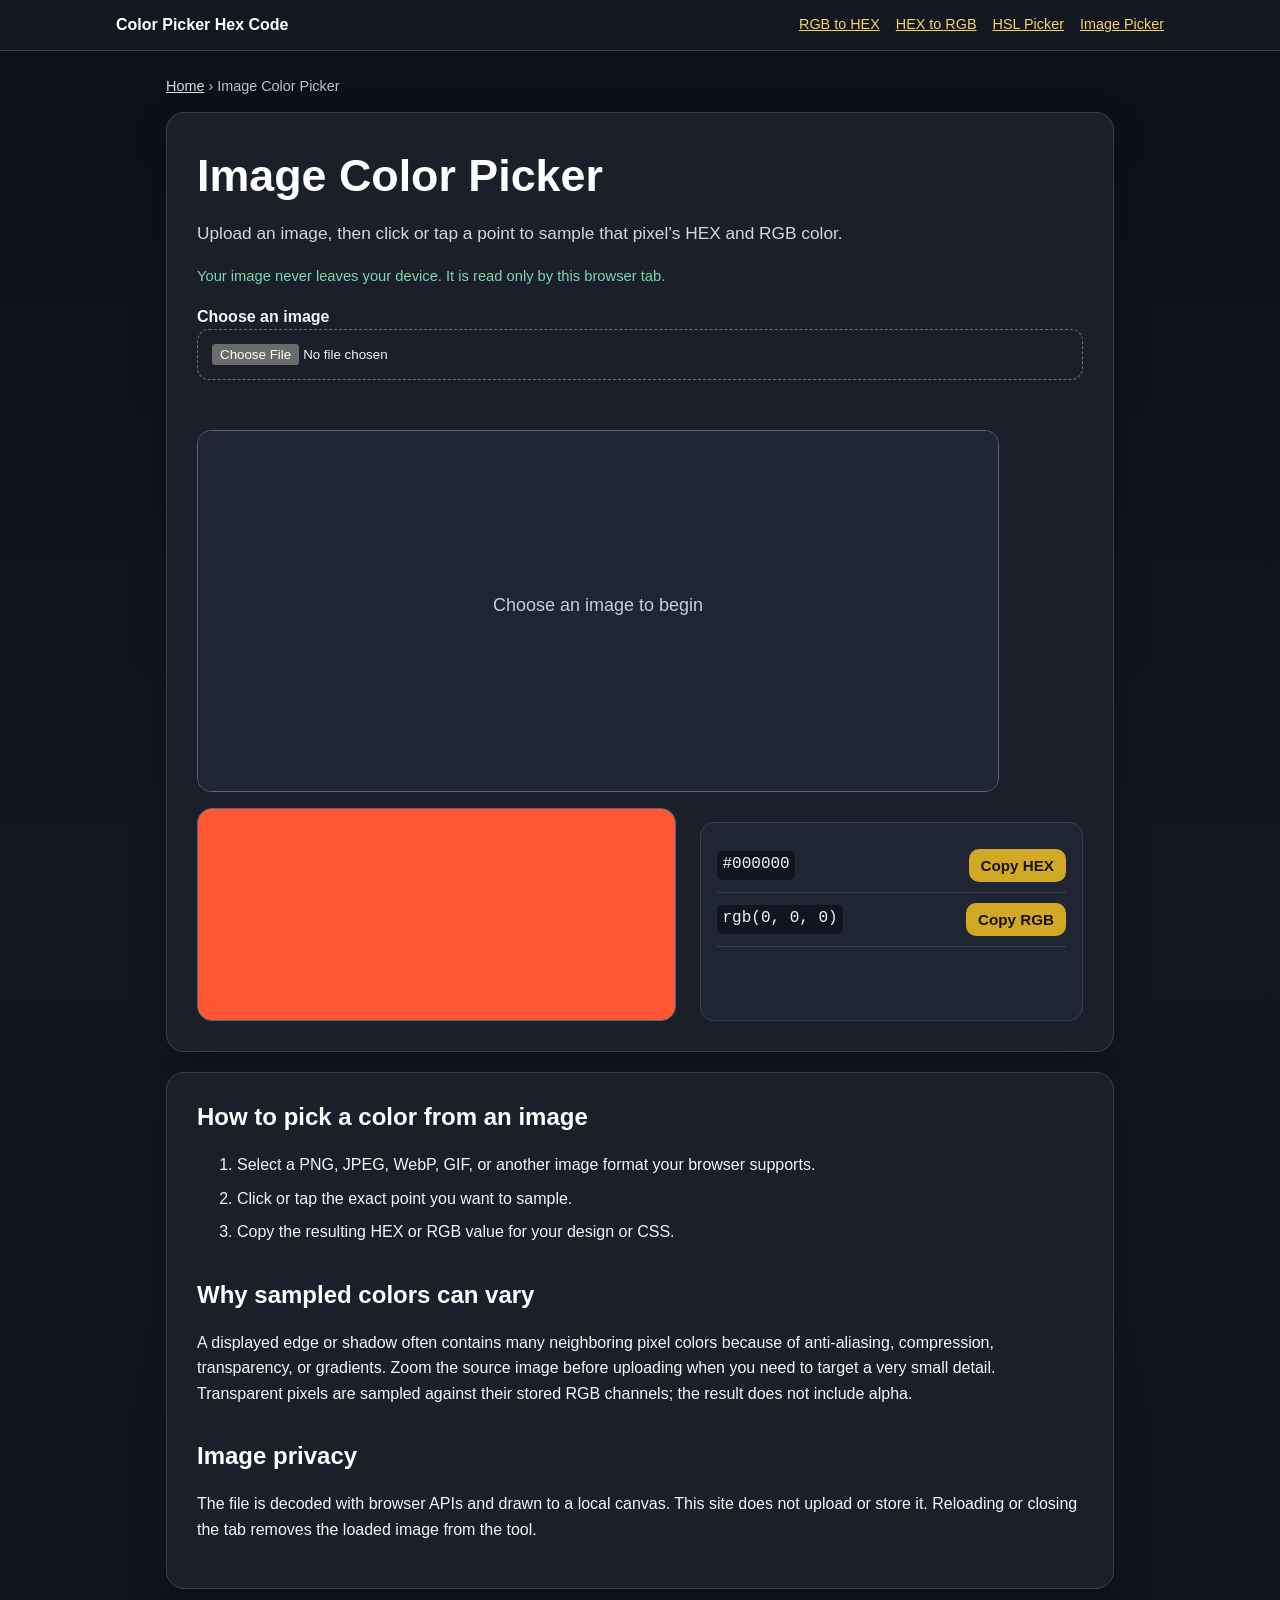
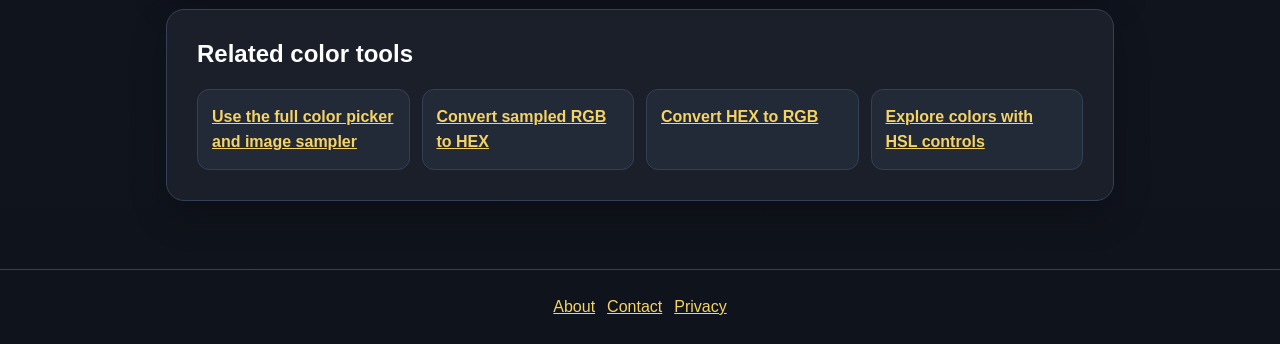
<file: image-color-picker.html>
<!doctype html><html lang="en"><head><meta charset="utf-8"><meta name="viewport" content="width=device-width,initial-scale=1"><title>Image Color Picker – Pick HEX and RGB From an Image</title><meta name="description" content="Upload an image and click or tap a pixel to find its HEX and RGB color. Images stay private and are processed only in your browser."><meta name="robots" content="index,follow"><meta name="theme-color" content="#0f1117"><link rel="canonical" href="https://colorpickerhexcode.com/image-color-picker.html"><link rel="icon" href="/favicon.ico"><meta property="og:type" content="website"><meta property="og:url" content="https://colorpickerhexcode.com/image-color-picker.html"><meta property="og:title" content="Image Color Picker – Pick HEX and RGB From an Image"><meta property="og:description" content="Upload an image and sample a pixel to get its copy-ready HEX and RGB values."><meta name="twitter:card" content="summary"><meta name="twitter:title" content="Image Color Picker"><meta name="twitter:description" content="Pick a HEX and RGB color from an image locally in your browser."><link rel="stylesheet" href="/assets/tool.css"><style>canvas{display:block;max-width:100%;height:auto;border:1px solid #59647a;border-radius:14px;cursor:crosshair;margin-top:16px}.upload{display:block;padding:14px;border:1px dashed #657189;border-radius:12px;width:100%}</style><script type="application/ld+json">{"@context":"https://schema.org","@type":"WebApplication","name":"Image Color Picker","url":"https://colorpickerhexcode.com/image-color-picker.html","description":"Pick HEX and RGB colors from a locally uploaded image.","applicationCategory":"DesignApplication","operatingSystem":"Any","browserRequirements":"Requires JavaScript and canvas support"}</script></head><body><header class="site-header"><nav class="nav" aria-label="Main navigation"><a class="brand" href="/">Color Picker Hex Code</a><a href="/rgb-to-hex.html">RGB to HEX</a><a href="/hex-to-rgb.html">HEX to RGB</a><a href="/hsl-color-picker.html">HSL Picker</a><a href="/image-color-picker.html" aria-current="page">Image Picker</a></nav></header><main class="container"><nav class="breadcrumbs" aria-label="Breadcrumb"><a href="/">Home</a> › Image Color Picker</nav><section class="card"><h1>Image Color Picker</h1><p class="lede">Upload an image, then click or tap a point to sample that pixel’s HEX and RGB color.</p><p class="privacy-note">Your image never leaves your device. It is read only by this browser tab.</p><label for="upload"><strong>Choose an image</strong></label><input class="upload" type="file" id="upload" accept="image/*"><p id="error" class="error" role="alert"></p><canvas id="canvas" width="800" height="360" aria-label="Uploaded image color sampling area"></canvas><div class="tool-grid" style="margin-top:16px"><div id="preview" class="preview" aria-label="Sampled color preview"></div><div class="result-panel"><div class="output-row"><code id="hex">#000000</code><button type="button" data-copy="hex">Copy HEX</button></div><div class="output-row"><code id="rgb">rgb(0, 0, 0)</code><button type="button" data-copy="rgb">Copy RGB</button></div><p id="status" class="status" role="status" aria-live="polite"></p></div></div></section><article class="card"><h2>How to pick a color from an image</h2><ol class="steps"><li>Select a PNG, JPEG, WebP, GIF, or another image format your browser supports.</li><li>Click or tap the exact point you want to sample.</li><li>Copy the resulting HEX or RGB value for your design or CSS.</li></ol><h2>Why sampled colors can vary</h2><p>A displayed edge or shadow often contains many neighboring pixel colors because of anti-aliasing, compression, transparency, or gradients. Zoom the source image before uploading when you need to target a very small detail. Transparent pixels are sampled against their stored RGB channels; the result does not include alpha.</p><h2>Image privacy</h2><p>The file is decoded with browser APIs and drawn to a local canvas. This site does not upload or store it. Reloading or closing the tab removes the loaded image from the tool.</p></article><section class="card"><h2>Related color tools</h2><div class="related"><a href="/">Use the full color picker and image sampler</a><a href="/rgb-to-hex.html">Convert sampled RGB to HEX</a><a href="/hex-to-rgb.html">Convert HEX to RGB</a><a href="/hsl-color-picker.html">Explore colors with HSL controls</a></div></section></main><footer class="site-footer"><a href="/about.html">About</a><a href="/contact.html">Contact</a><a href="/privacy-policy.html">Privacy</a></footer><script src="/assets/common.js"></script><script>
(function(){'use strict';var canvas=document.getElementById('canvas'),ctx=canvas.getContext('2d',{willReadFrequently:true}),upload=document.getElementById('upload'),error=document.getElementById('error'),status=document.getElementById('status'),loaded=false;ctx.fillStyle='#202532';ctx.fillRect(0,0,canvas.width,canvas.height);ctx.fillStyle='#c7cfdb';ctx.textAlign='center';ctx.font='18px Arial';ctx.fillText('Choose an image to begin',canvas.width/2,canvas.height/2);upload.addEventListener('change',function(){var file=upload.files[0];if(!file)return;if(!file.type.startsWith('image/')){error.textContent='Choose a supported image file.';return}var reader=new FileReader();reader.onload=function(event){var image=new Image();image.onload=function(){var max=1200,scale=Math.min(1,max/image.width,max/image.height);canvas.width=Math.max(1,Math.round(image.width*scale));canvas.height=Math.max(1,Math.round(image.height*scale));ctx.drawImage(image,0,0,canvas.width,canvas.height);loaded=true;error.textContent='';status.textContent='Image loaded. Click or tap it to sample a color.'};image.onerror=function(){error.textContent='This image could not be decoded by your browser.'};image.src=event.target.result};reader.readAsDataURL(file)});canvas.addEventListener('click',function(event){if(!loaded){error.textContent='Choose an image before sampling a color.';return}var rect=canvas.getBoundingClientRect(),x=Math.min(canvas.width-1,Math.max(0,Math.floor((event.clientX-rect.left)*canvas.width/rect.width))),y=Math.min(canvas.height-1,Math.max(0,Math.floor((event.clientY-rect.top)*canvas.height/rect.height))),pixel=ctx.getImageData(x,y,1,1).data,hex=ColorTools.rgbToHex(pixel[0],pixel[1],pixel[2]),rgb='rgb('+pixel[0]+', '+pixel[1]+', '+pixel[2]+')';document.getElementById('hex').textContent=hex;document.getElementById('rgb').textContent=rgb;document.getElementById('preview').style.background=hex;error.textContent='';status.textContent='Sampled pixel '+x+', '+y+'.'});document.querySelectorAll('[data-copy]').forEach(function(button){button.addEventListener('click',function(){ColorTools.copy(document.getElementById(button.dataset.copy).textContent,status)})})}());
</script></body></html>
</file>
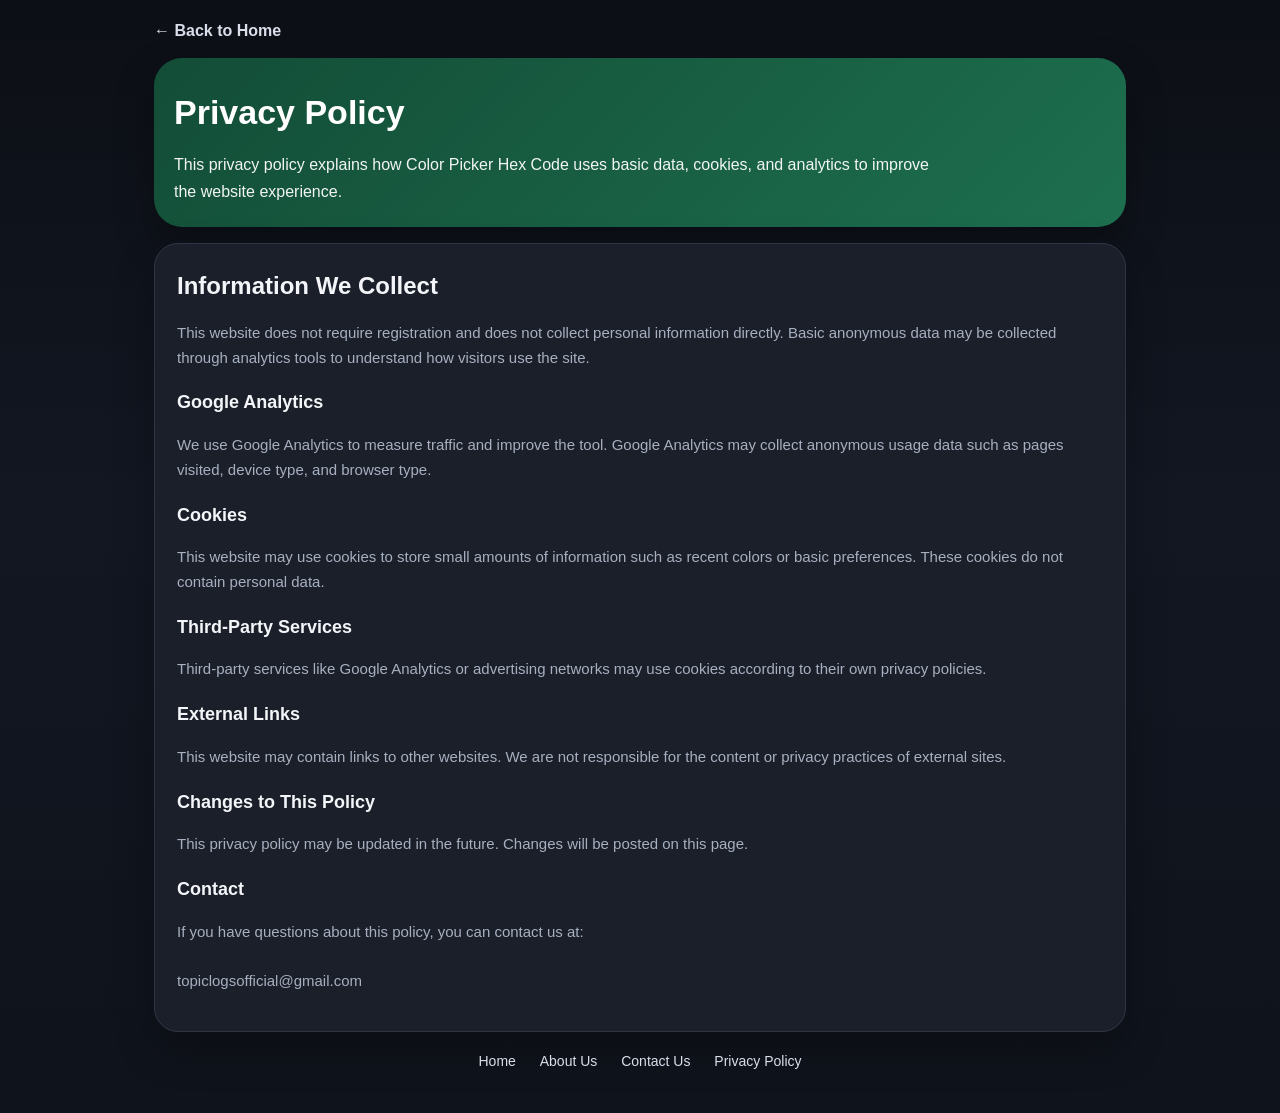
<file: privacy-policy.html>
<!DOCTYPE html>
<html lang="en">
<head>
  <meta charset="UTF-8" />

  <!-- Google tag (gtag.js) -->
  <script async src="https://www.googletagmanager.com/gtag/js?id=G-P5N50SHEJW"></script>
  <script>
    window.dataLayer = window.dataLayer || [];
    function gtag(){dataLayer.push(arguments);}
    gtag('js', new Date());
    gtag('config', 'G-P5N50SHEJW');
  </script>

  <meta name="viewport" content="width=device-width, initial-scale=1.0" />

  <title>Privacy Policy – Color Picker Hex Code</title>

  <meta name="description"
    content="Privacy Policy for Color Picker Hex Code. Learn how we use cookies, analytics, and basic data to improve the free online color picker tool." />

  <meta name="robots" content="index, follow" />

  <link rel="canonical"
    href="https://colorpickerhexcode.com/privacy-policy.html" />

  <meta property="og:title"
    content="Privacy Policy – Color Picker Hex Code" />

  <meta property="og:description"
    content="Read the privacy policy for Color Picker Hex Code tool and learn how the site works." />

  <meta property="og:type" content="website" />

  <meta property="og:url"
    content="https://colorpickerhexcode.com/privacy-policy.html" />

  <meta name="twitter:card" content="summary_large_image" />

  <meta name="theme-color" content="#0f1117" />

  <style>

    :root{
      --bg:#0f1117;
      --card:#1b1f2a;
      --line:#2e3646;
      --text:#f3f5f8;
      --muted:#a7b0c0;
      --shadow:0 18px 40px rgba(0,0,0,.28);
      --radius-xl:24px;
    }

    *{box-sizing:border-box}

    body{
      margin:0;
      font-family:Arial,sans-serif;
      background:linear-gradient(180deg,#0c0f15,#121722 45%,#0f131b);
      color:var(--text);
      line-height:1.65;
    }

    .container{
      max-width:1000px;
      margin:0 auto;
      padding:18px 14px 34px;
    }

    .hero{
      background:linear-gradient(135deg,#134d37,#1d6f4f);
      color:#fff;
      border-radius:28px;
      padding:26px 20px 22px;
      box-shadow:var(--shadow);
      margin-bottom:16px;
    }

    .hero h1{
      margin:0;
      font-size:34px;
    }

    .hero p{
      margin:12px 0 0;
      max-width:780px;
      font-size:16px;
      color:rgba(255,255,255,.94);
    }

    .card{
      background:var(--card);
      border:1px solid var(--line);
      border-radius:var(--radius-xl);
      box-shadow:var(--shadow);
      padding:22px;
    }

    h2{
      margin:0 0 10px;
      font-size:24px;
    }

    h3{
      margin:18px 0 8px;
      font-size:18px;
    }

    p{
      color:var(--muted);
      font-size:15px;
    }

    .top-link{
      display:inline-block;
      margin-bottom:14px;
      color:#d9deea;
      text-decoration:none;
      font-weight:700;
    }

    .footer{
      text-align:center;
      color:var(--muted);
      font-size:14px;
      padding:18px 8px 6px;
    }

    .footer a{
      color:#d9deea;
      text-decoration:none;
      margin:0 10px;
    }

    @media (max-width:760px){
      .container{padding:10px 10px 26px}
      .hero{border-radius:22px;padding:20px 16px}
      .hero h1{font-size:26px}
    }

  </style>

</head>
<body>

<div class="container">

  <a class="top-link" href="/">← Back to Home</a>

  <section class="hero">
    <h1>Privacy Policy</h1>
    <p>
      This privacy policy explains how Color Picker Hex Code uses basic data,
      cookies, and analytics to improve the website experience.
    </p>
  </section>


  <section class="card">

    <h2>Information We Collect</h2>

    <p>
      This website does not require registration and does not collect personal
      information directly. Basic anonymous data may be collected through
      analytics tools to understand how visitors use the site.
    </p>


    <h3>Google Analytics</h3>

    <p>
      We use Google Analytics to measure traffic and improve the tool.
      Google Analytics may collect anonymous usage data such as pages visited,
      device type, and browser type.
    </p>


    <h3>Cookies</h3>

    <p>
      This website may use cookies to store small amounts of information such as
      recent colors or basic preferences. These cookies do not contain personal data.
    </p>


    <h3>Third-Party Services</h3>

    <p>
      Third-party services like Google Analytics or advertising networks may
      use cookies according to their own privacy policies.
    </p>


    <h3>External Links</h3>

    <p>
      This website may contain links to other websites.
      We are not responsible for the content or privacy practices of external sites.
    </p>


    <h3>Changes to This Policy</h3>

    <p>
      This privacy policy may be updated in the future.
      Changes will be posted on this page.
    </p>


    <h3>Contact</h3>

    <p>
      If you have questions about this policy, you can contact us at:
      <br><br>
      topiclogsofficial@gmail.com
    </p>

  </section>


  <div class="footer">
    <a href="/">Home</a>
    <a href="/about.html">About Us</a>
    <a href="/contact.html">Contact Us</a>
    <a href="/privacy-policy.html">Privacy Policy</a>
  </div>

</div>

</body>
</html>
</file>
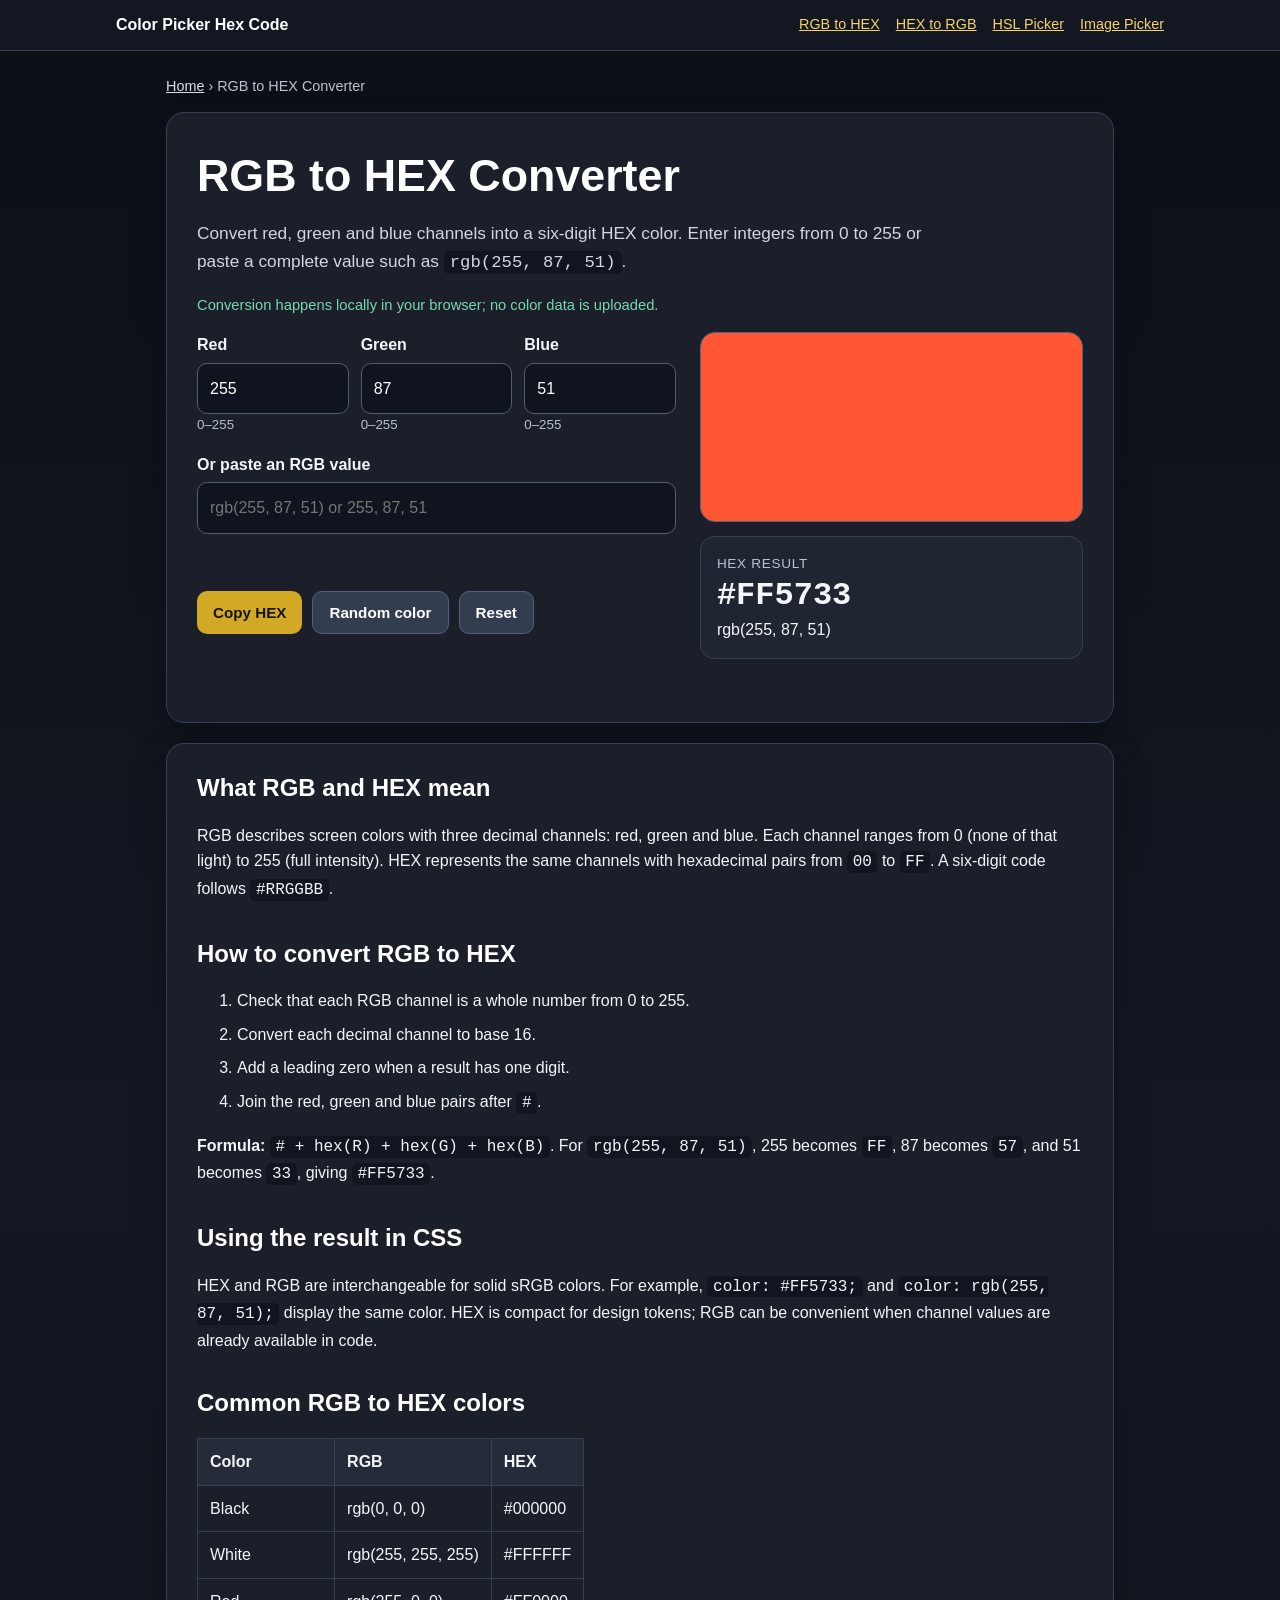
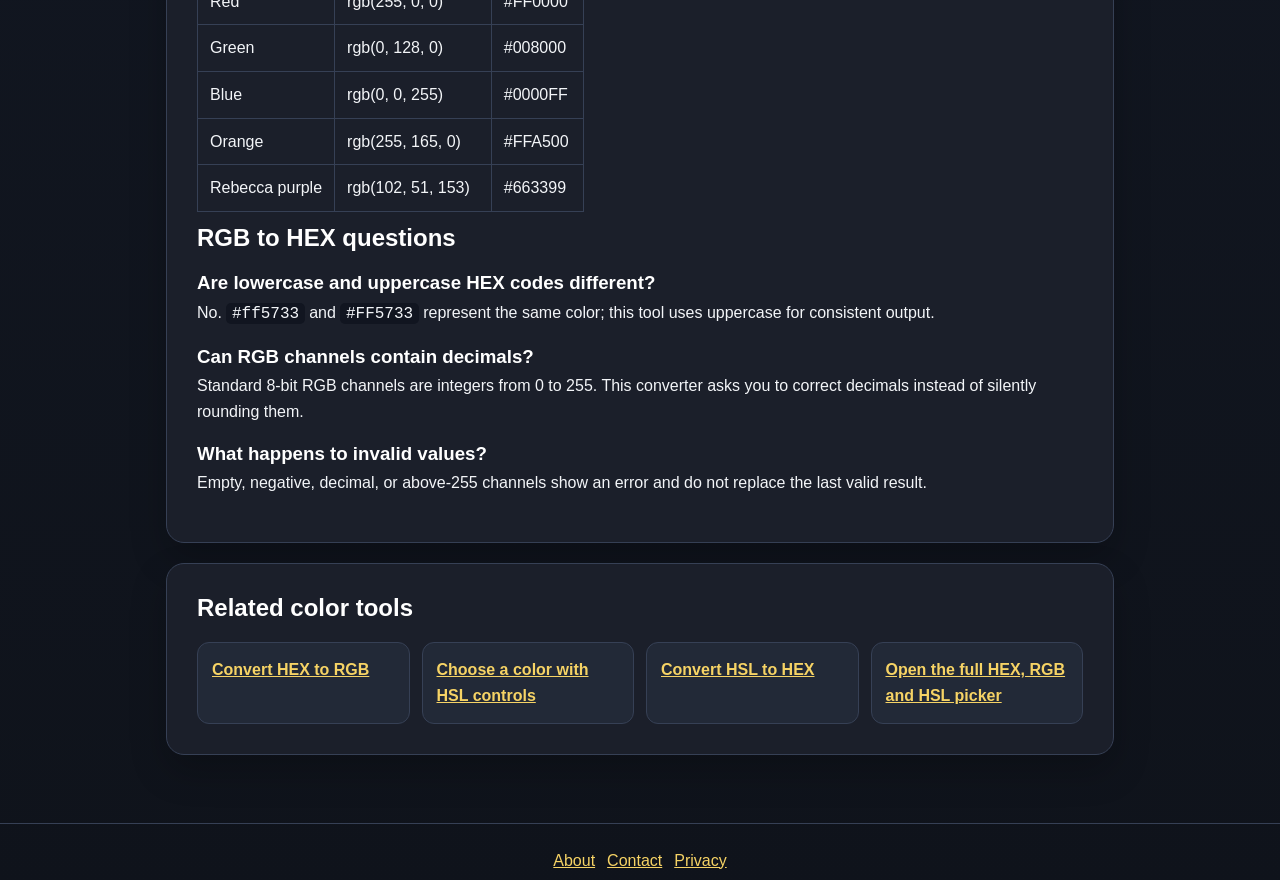
<file: rgb-to-hex.html>
<!doctype html><html lang="en"><head><meta charset="utf-8"><meta name="viewport" content="width=device-width,initial-scale=1">
<title>RGB to HEX Converter – Convert RGB Color to Hex Online</title><meta name="description" content="Convert RGB values to HEX color codes instantly. Enter red, green and blue values, preview the color, copy the HEX code, and learn the RGB to HEX formula."><meta name="robots" content="index,follow"><meta name="theme-color" content="#0f1117"><link rel="canonical" href="https://colorpickerhexcode.com/rgb-to-hex.html"><link rel="icon" href="/favicon.ico">
<meta property="og:type" content="website"><meta property="og:url" content="https://colorpickerhexcode.com/rgb-to-hex.html"><meta property="og:title" content="RGB to HEX Converter – Convert RGB Color to Hex Online"><meta property="og:description" content="Enter RGB channels or paste an rgb() value, preview the color, and copy its HEX code."><meta name="twitter:card" content="summary"><meta name="twitter:title" content="RGB to HEX Converter"><meta name="twitter:description" content="Convert red, green and blue values to a copy-ready HEX color code."><link rel="stylesheet" href="/assets/tool.css">
<script type="application/ld+json">{"@context":"https://schema.org","@type":"WebApplication","name":"RGB to HEX Converter","url":"https://colorpickerhexcode.com/rgb-to-hex.html","description":"Convert RGB color channels to a hexadecimal color code in the browser.","applicationCategory":"DesignApplication","operatingSystem":"Any","browserRequirements":"Requires JavaScript"}</script></head><body>
<header class="site-header"><nav class="nav" aria-label="Main navigation"><a class="brand" href="/">Color Picker Hex Code</a><a href="/rgb-to-hex.html" aria-current="page">RGB to HEX</a><a href="/hex-to-rgb.html">HEX to RGB</a><a href="/hsl-color-picker.html">HSL Picker</a><a href="/image-color-picker.html">Image Picker</a></nav></header>
<main class="container"><nav class="breadcrumbs" aria-label="Breadcrumb"><a href="/">Home</a> › RGB to HEX Converter</nav>
<section class="card"><h1>RGB to HEX Converter</h1><p class="lede">Convert red, green and blue channels into a six-digit HEX color. Enter integers from 0 to 255 or paste a complete value such as <code>rgb(255, 87, 51)</code>.</p><p class="privacy-note">Conversion happens locally in your browser; no color data is uploaded.</p>
<div class="tool-grid"><div><div class="fields"><div class="field"><label for="red">Red</label><input id="red" type="number" min="0" max="255" step="1" value="255" inputmode="numeric"><small>0–255</small></div><div class="field"><label for="green">Green</label><input id="green" type="number" min="0" max="255" step="1" value="87" inputmode="numeric"><small>0–255</small></div><div class="field"><label for="blue">Blue</label><input id="blue" type="number" min="0" max="255" step="1" value="51" inputmode="numeric"><small>0–255</small></div></div>
<div class="paste-field"><label for="rgbPaste">Or paste an RGB value</label><input id="rgbPaste" type="text" placeholder="rgb(255, 87, 51) or 255, 87, 51" autocomplete="off"></div><p id="error" class="error" role="alert"></p><div class="actions"><button id="copy" type="button">Copy HEX</button><button id="random" class="secondary" type="button">Random color</button><button id="reset" class="secondary" type="button">Reset</button></div><p id="status" class="status" role="status" aria-live="polite"></p></div>
<div><div id="preview" class="preview" aria-label="Color preview"></div><div class="result-panel"><div class="result-label">HEX result</div><div id="hexResult" class="result-value">#FF5733</div><div id="rgbResult">rgb(255, 87, 51)</div></div></div></div></section>
<article class="card"><h2>What RGB and HEX mean</h2><p>RGB describes screen colors with three decimal channels: red, green and blue. Each channel ranges from 0 (none of that light) to 255 (full intensity). HEX represents the same channels with hexadecimal pairs from <code>00</code> to <code>FF</code>. A six-digit code follows <code>#RRGGBB</code>.</p>
<h2>How to convert RGB to HEX</h2><ol class="steps"><li>Check that each RGB channel is a whole number from 0 to 255.</li><li>Convert each decimal channel to base 16.</li><li>Add a leading zero when a result has one digit.</li><li>Join the red, green and blue pairs after <code>#</code>.</li></ol><p><strong>Formula:</strong> <code># + hex(R) + hex(G) + hex(B)</code>. For <code>rgb(255, 87, 51)</code>, 255 becomes <code>FF</code>, 87 becomes <code>57</code>, and 51 becomes <code>33</code>, giving <code>#FF5733</code>.</p>
<h2>Using the result in CSS</h2><p>HEX and RGB are interchangeable for solid sRGB colors. For example, <code>color: #FF5733;</code> and <code>color: rgb(255, 87, 51);</code> display the same color. HEX is compact for design tokens; RGB can be convenient when channel values are already available in code.</p>
<h2>Common RGB to HEX colors</h2><table><thead><tr><th>Color</th><th>RGB</th><th>HEX</th></tr></thead><tbody><tr><td>Black</td><td>rgb(0, 0, 0)</td><td>#000000</td></tr><tr><td>White</td><td>rgb(255, 255, 255)</td><td>#FFFFFF</td></tr><tr><td>Red</td><td>rgb(255, 0, 0)</td><td>#FF0000</td></tr><tr><td>Green</td><td>rgb(0, 128, 0)</td><td>#008000</td></tr><tr><td>Blue</td><td>rgb(0, 0, 255)</td><td>#0000FF</td></tr><tr><td>Orange</td><td>rgb(255, 165, 0)</td><td>#FFA500</td></tr><tr><td>Rebecca purple</td><td>rgb(102, 51, 153)</td><td>#663399</td></tr></tbody></table>
<div class="faq"><h2>RGB to HEX questions</h2><h3>Are lowercase and uppercase HEX codes different?</h3><p>No. <code>#ff5733</code> and <code>#FF5733</code> represent the same color; this tool uses uppercase for consistent output.</p><h3>Can RGB channels contain decimals?</h3><p>Standard 8-bit RGB channels are integers from 0 to 255. This converter asks you to correct decimals instead of silently rounding them.</p><h3>What happens to invalid values?</h3><p>Empty, negative, decimal, or above-255 channels show an error and do not replace the last valid result.</p></div></article>
<section class="card"><h2>Related color tools</h2><div class="related"><a href="/hex-to-rgb.html">Convert HEX to RGB</a><a href="/hsl-color-picker.html">Choose a color with HSL controls</a><a href="/hsl-to-hex.html">Convert HSL to HEX</a><a href="/">Open the full HEX, RGB and HSL picker</a></div></section></main>
<footer class="site-footer"><a href="/about.html">About</a><a href="/contact.html">Contact</a><a href="/privacy-policy.html">Privacy</a></footer><script src="/assets/common.js"></script><script>
(function(){'use strict';var ids=['red','green','blue'],inputs=ids.map(function(id){return document.getElementById(id)}),paste=document.getElementById('rgbPaste'),error=document.getElementById('error'),status=document.getElementById('status'),hexResult=document.getElementById('hexResult'),rgbResult=document.getElementById('rgbResult'),preview=document.getElementById('preview');
function values(){var result=[];for(var i=0;i<inputs.length;i++){var raw=inputs[i].value.trim(),n=Number(raw);if(raw===''||!Number.isInteger(n)||n<0||n>255){error.textContent='Enter a whole number from 0 to 255 for '+ids[i]+'.';inputs[i].setAttribute('aria-invalid','true');return null}inputs[i].removeAttribute('aria-invalid');result.push(n)}error.textContent='';return result}
function update(){var v=values();if(!v)return;var hex=ColorTools.rgbToHex(v[0],v[1],v[2]);hexResult.textContent=hex;rgbResult.textContent='rgb('+v.join(', ')+')';preview.style.background=hex;preview.setAttribute('aria-label','Color preview for '+hex)}
inputs.forEach(function(input){input.addEventListener('input',update)});paste.addEventListener('input',function(){if(!paste.value.trim()){error.textContent='';return}var match=paste.value.trim().match(/^(?:rgb\s*\(\s*)?(\d+(?:\.\d+)?)\s*[, ]\s*(\d+(?:\.\d+)?)\s*[, ]\s*(\d+(?:\.\d+)?)\s*\)?$/i);if(!match){error.textContent='Use rgb(255, 87, 51) or three comma-separated values.';return}inputs.forEach(function(input,i){input.value=match[i+1]});update()});document.getElementById('copy').addEventListener('click',function(){ColorTools.copy(hexResult.textContent,status)});document.getElementById('random').addEventListener('click',function(){inputs.forEach(function(input){input.value=Math.floor(Math.random()*256)});paste.value='';update()});document.getElementById('reset').addEventListener('click',function(){inputs[0].value=255;inputs[1].value=87;inputs[2].value=51;paste.value='';status.textContent='';update();inputs[0].focus()});update()}());
</script></body></html>
</file>
<file: assets/tool.css>
:root{--bg:#0f1117;--card:#1b1f2a;--card2:#202532;--text:#f3f5f8;--muted:#b9c2d0;--line:#364055;--accent:#d2a925;--accentText:#17130a;--danger:#ff9b9b;--ok:#79d7ae;--radius:18px}*{box-sizing:border-box}html{color-scheme:dark}body{margin:0;background:linear-gradient(180deg,#0c0f15,#121722 45%,#0f131b);color:var(--text);font:16px/1.6 Arial,sans-serif}a{color:#f6d365}a:hover{text-decoration-thickness:2px}.site-header{border-bottom:1px solid var(--line);background:#121722}.nav{max-width:1080px;margin:auto;padding:12px 16px;display:flex;gap:16px;align-items:center;flex-wrap:wrap}.brand{font-weight:800;color:#fff;text-decoration:none;margin-right:auto}.nav a:not(.brand){font-size:.9rem}.container{max-width:980px;margin:auto;padding:24px 16px 48px}.breadcrumbs{font-size:.9rem;color:var(--muted);margin-bottom:14px}.breadcrumbs a{color:#d8deea}.card{background:var(--card);border:1px solid var(--line);border-radius:var(--radius);padding:clamp(18px,4vw,30px);margin-bottom:20px;box-shadow:0 16px 36px rgba(0,0,0,.22)}h1,h2,h3{line-height:1.2;color:#fff}h1{font-size:clamp(2rem,5vw,2.8rem);margin:.15em 0}h2{margin-top:1.5em}h2:first-child{margin-top:0}.lede{font-size:1.08rem;color:#d0d7e2;max-width:760px}.privacy-note{color:var(--ok);font-size:.92rem}.tool-grid{display:grid;grid-template-columns:minmax(0,1fr) minmax(260px,.8fr);gap:24px;align-items:stretch}.fields{display:grid;grid-template-columns:repeat(3,1fr);gap:12px}.field label,.paste-field label{display:block;font-weight:700;margin-bottom:5px}.field small{display:block;color:var(--muted)}input[type=number],input[type=text]{width:100%;border:1px solid #515d73;border-radius:10px;background:#10141e;color:#fff;padding:12px;font:inherit}input:focus,button:focus-visible,a:focus-visible{outline:3px solid #73bfff;outline-offset:2px}.paste-field{margin:16px 0}.actions{display:flex;gap:10px;flex-wrap:wrap;margin-top:16px}button{border:0;border-radius:10px;padding:12px 16px;background:var(--accent);color:var(--accentText);font:700 .95rem Arial,sans-serif;cursor:pointer}button.secondary{background:#343d50;color:#fff;border:1px solid #566079}button:hover{filter:brightness(1.08)}.preview{min-height:190px;border-radius:15px;border:1px solid #59647a;background:#ff5733;display:flex;align-items:flex-end;padding:14px}.result-panel{background:var(--card2);border:1px solid var(--line);border-radius:14px;padding:16px;margin-top:14px}.result-label{color:var(--muted);font-size:.85rem;text-transform:uppercase;letter-spacing:.05em}.result-value{font:700 clamp(1.35rem,4vw,2rem)/1.3 ui-monospace,SFMono-Regular,Consolas,monospace;word-break:break-word}.error{min-height:1.6em;color:var(--danger);font-weight:700;margin:8px 0 0}.status{min-height:1.6em;color:var(--ok);font-weight:700}.output-row{display:flex;justify-content:space-between;align-items:center;gap:12px;padding:10px 0;border-bottom:1px solid var(--line)}.output-row:last-child{border:0}.output-row code{font-size:1rem;word-break:break-word}.output-row button{padding:8px 12px}.slider-row{display:grid;grid-template-columns:100px 1fr 95px;gap:12px;align-items:center;margin:14px 0}.slider-row label{font-weight:700}.slider-row input[type=range]{width:100%;accent-color:var(--accent)}table{width:100%;border-collapse:collapse;margin:12px 0;display:block;overflow-x:auto}th,td{text-align:left;padding:10px 12px;border:1px solid var(--line);white-space:nowrap}th{background:#252b39}code{background:#111520;border-radius:5px;padding:.12em .35em}.steps li{margin-bottom:8px}.related{display:grid;grid-template-columns:repeat(auto-fit,minmax(190px,1fr));gap:12px}.related a{display:block;background:#222937;border:1px solid var(--line);border-radius:12px;padding:14px;font-weight:700}.faq h3{margin-bottom:.25em}.faq p{margin-top:0}.site-footer{border-top:1px solid var(--line);color:var(--muted);text-align:center;padding:24px 16px}.site-footer a{margin:0 6px}@media(max-width:720px){.tool-grid{grid-template-columns:1fr}.fields{grid-template-columns:1fr}.slider-row{grid-template-columns:1fr 80px}.slider-row label{grid-column:1/-1}.nav{gap:10px}.nav a:not(.brand){font-size:.82rem}.preview{min-height:150px}}
</file>
